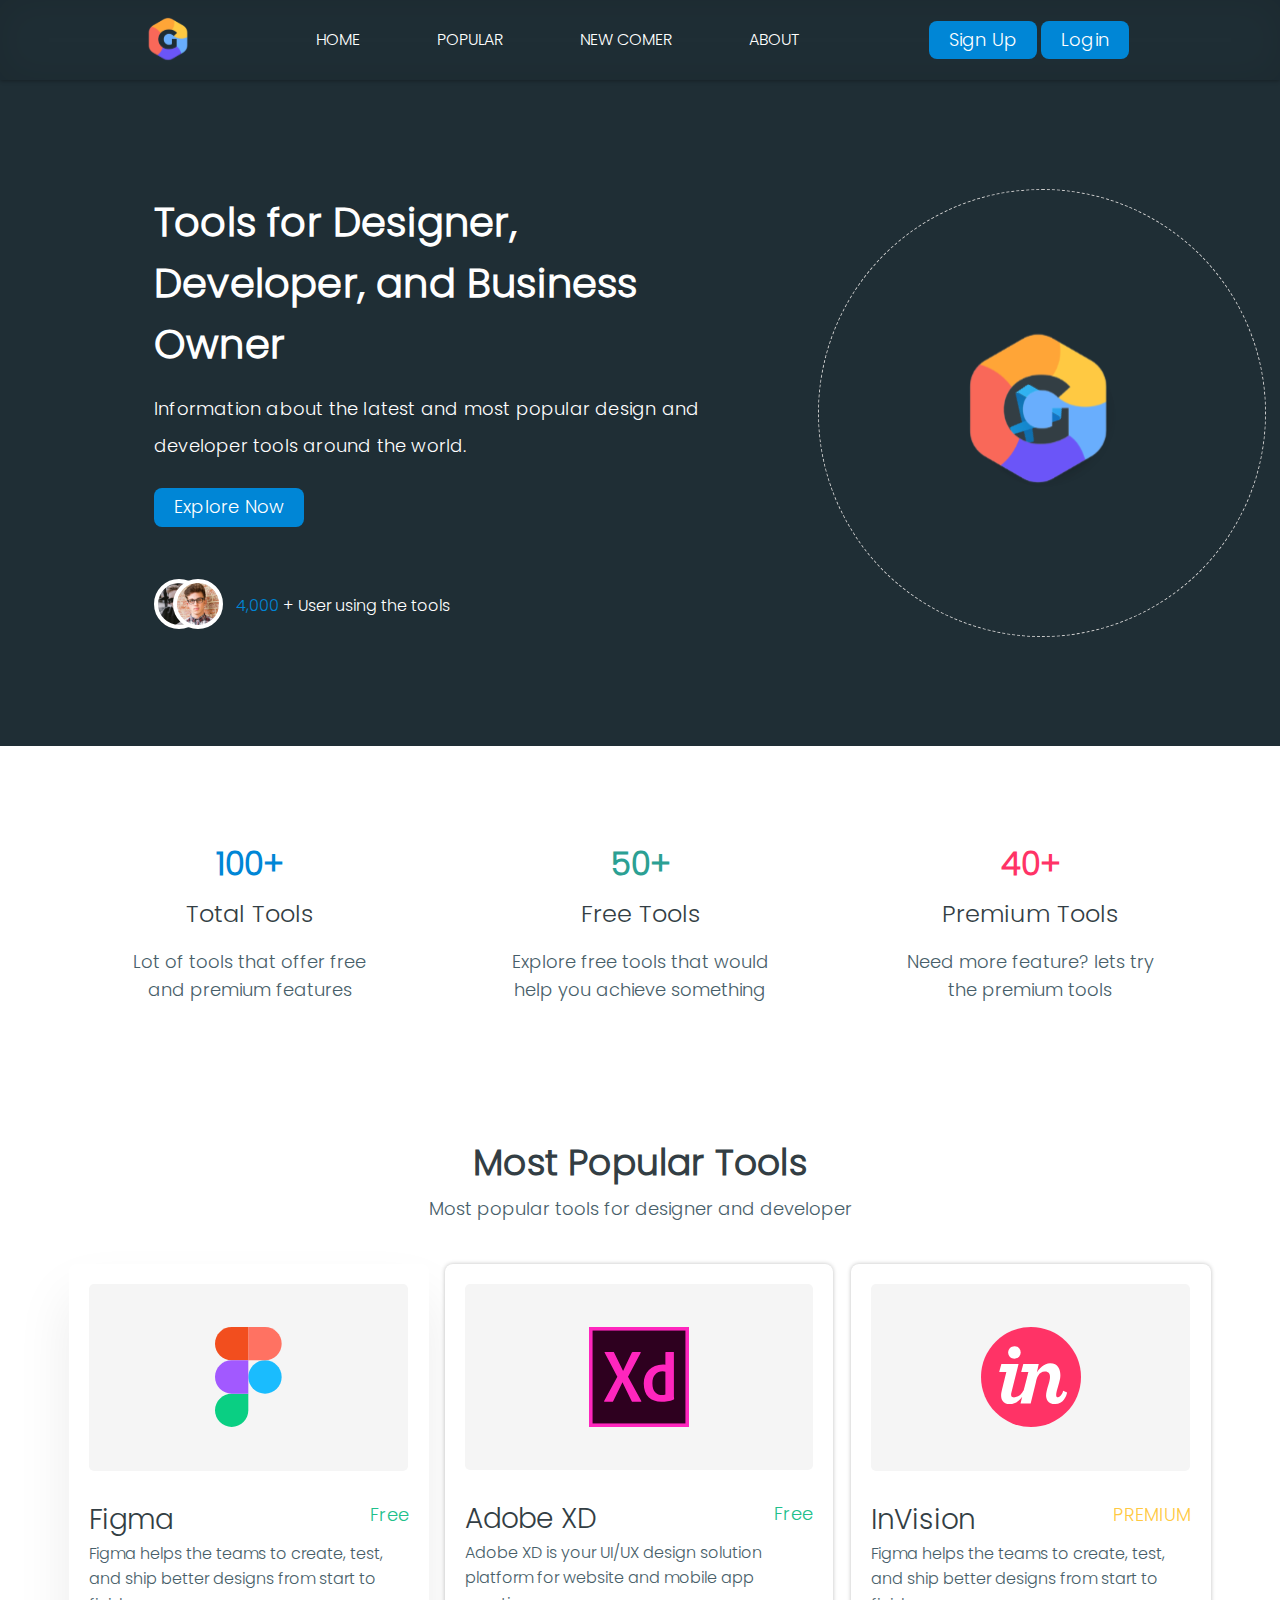
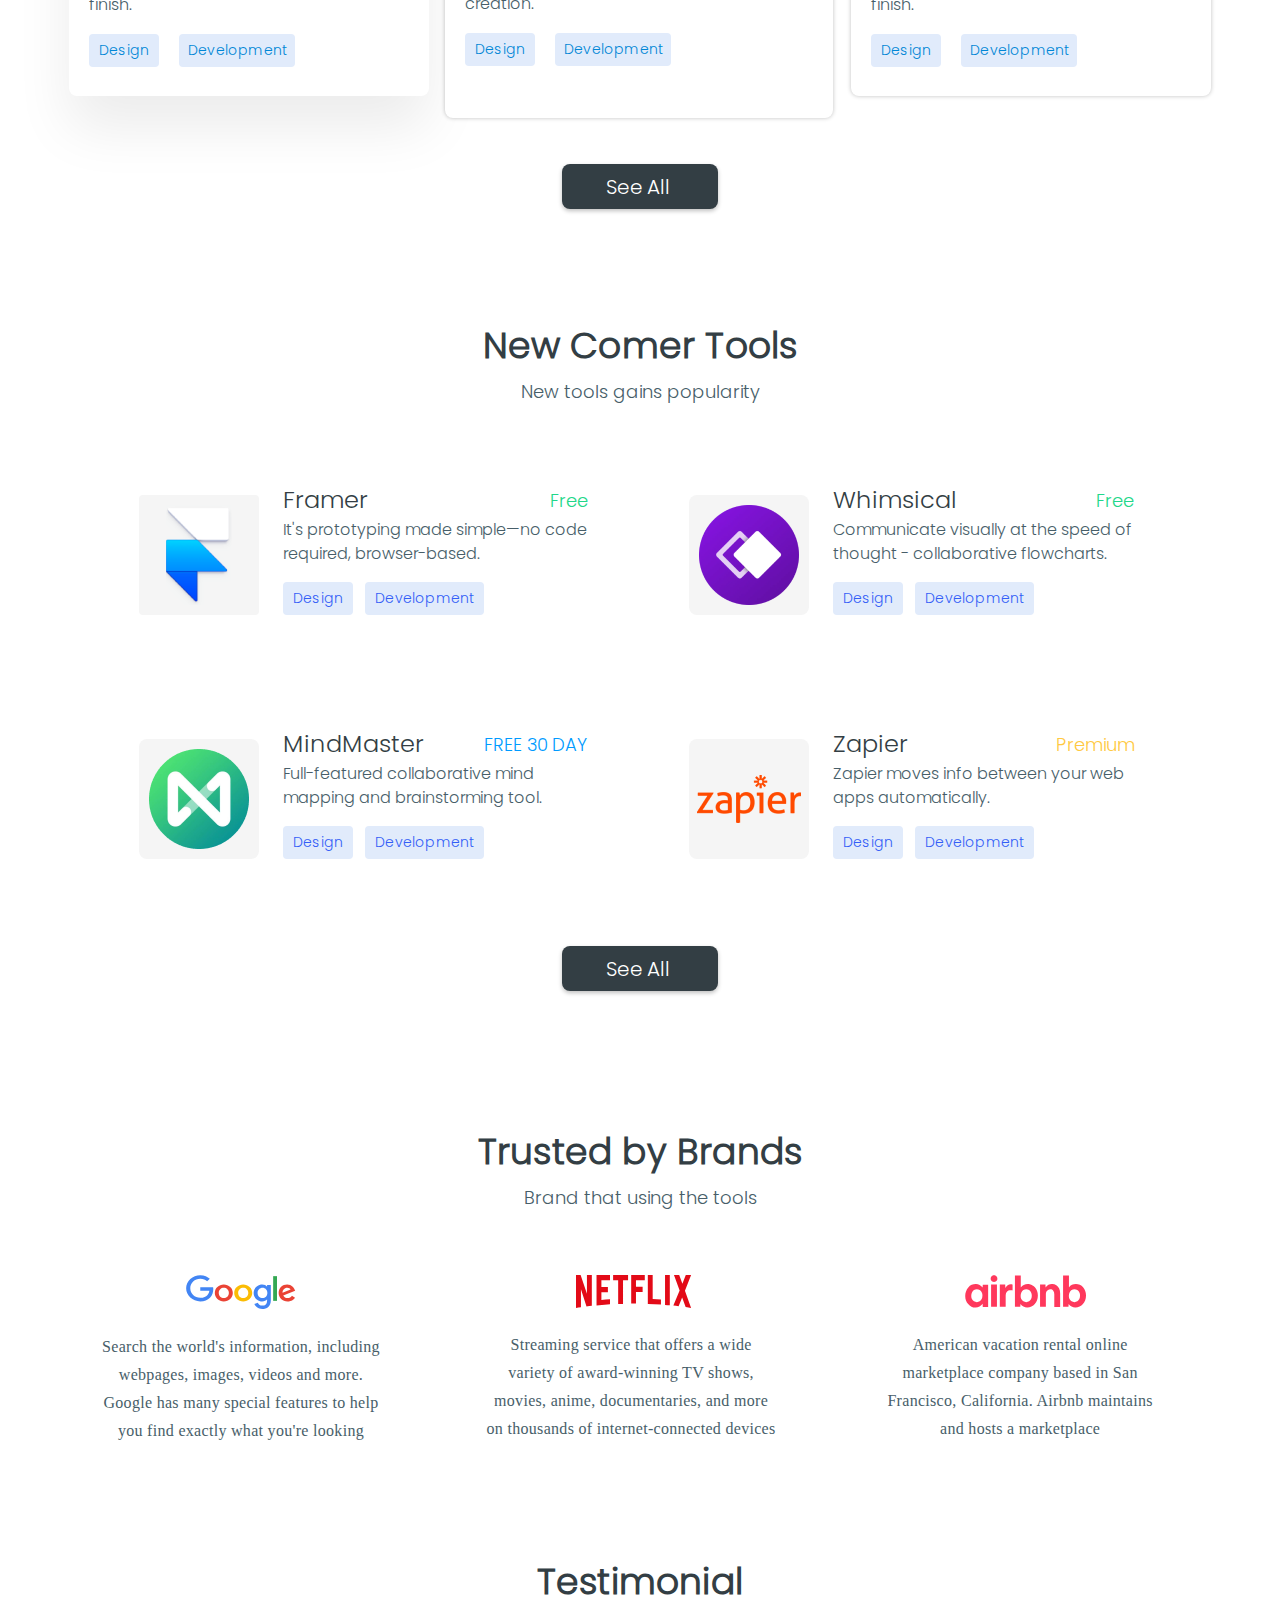
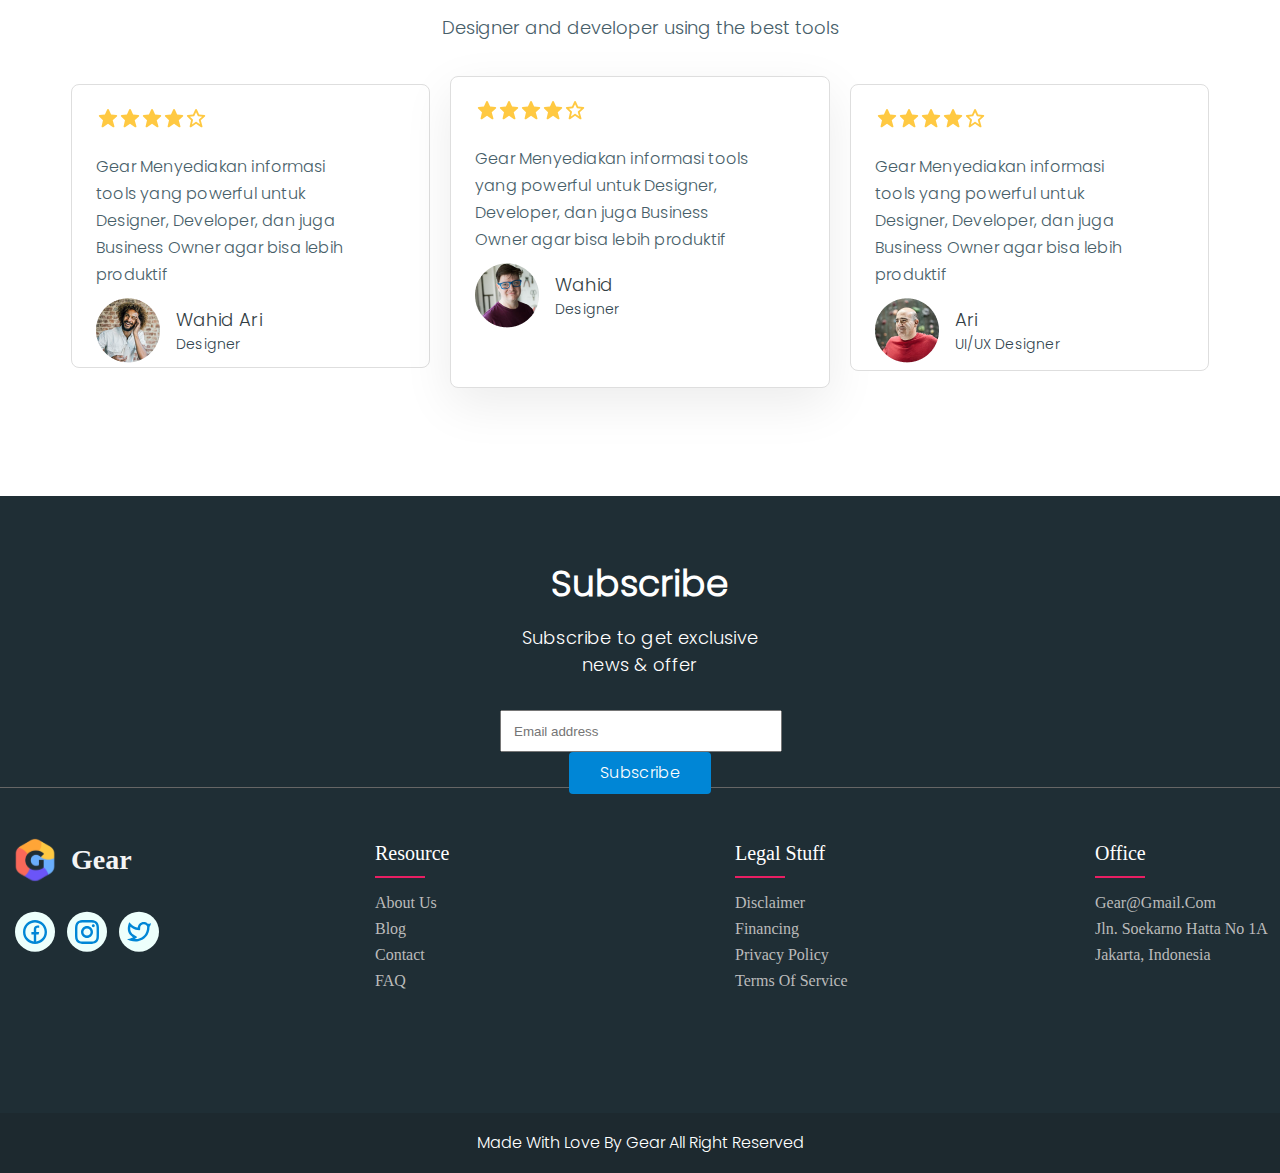
<file: index.html>
<!DOCTYPE html>
<html lang="en">
  <head>
    <meta charset="UTF-8" />
    <meta name="viewport" content="width=device-width, initial-scale=1.0" />
    <title>Mid-Term-Exam | Homepage</title>
    <link rel="stylesheet" href="./styles/reset.css" />
    <link rel="stylesheet" href="./styles/header.css" />
    <link rel="stylesheet" href="./styles/footer.css" />
    <link rel="stylesheet" href="./styles/homepage.css" />
    <link rel="stylesheet" href="./styles/animation.css" />
  </head>
  <body>
    <header class="header">
      <div class="header-section">
        <a href="#">
          <img src="./assets/headerlogo.svg" alt="headerlogo" />
        </a>
      </div>
      <div class="header-section navigation-section">
        <nav>
          <ul class="menu">
            <li>
              <a href="#">HOME</a>
            </li>
            <li>
              <a href="./pages/popular.html">POPULAR</a>
            </li>
            <li>
              <a href="./pages/comer.html">NEW COMER</a>
            </li>
            <li>
              <a href="./pages/about.html">ABOUT</a>
            </li>
          </ul>
        </nav>
      </div>
      <div class="header-section auth-section">
        <div class="auth">
          <button id="btn-signup">Sign up</button>
          <button class="btn btn-login">Login</button>
        </div>
      </div>
      <script src="./script/header.js"></script>
    </header>
    <main>
      <div class="mainheader">
        <div>
          <div>
            <h1>Tools for Designer, Developer, and Business Owner</h1>
            <p>
              Information about the latest and most popular design and developer
              tools around the world.
            </p>
          </div>
          <button class="mainheaderbutton">Explore now</button>
          <div class="mainheadersection2">
            <div class="mainheaderimgs">
              <img class="img1" src="./assets/Oval1.svg" alt="ovalimg1" />
              <img class="img2" src="./assets/Oval2.svg" alt="ovalimg2" />
            </div>
            <div class="mainheaderspan">
              <span class="mainheaderseconspan"
                ><span class="mainheaderfirstspan">4,000 </span>+ User using the
                tools
              </span>
            </div>
          </div>
        </div>
        <div class="main">
          <div class="circle1">
            <img src="./assets/circle1.svg" alt="circle1" />
          </div>
          <div class="circle2">
            <img src="./assets/circle2.svg" alt="circle2" />
          </div>
          <div class="circle3">
            <img src="./assets/circle3.svg" alt="circle3" />
          </div>
          <div class="circle4">
            <img src="./assets/circle4.svg" alt="circle4" />
          </div>
          <div class="circle5">
            <img src="/assets/circle5.svg" alt="circle5" />
          </div>
          <div class="circle6">
            <img src="./assets/circle5.svg" alt="circle6" />
          </div>
          <div class="circle7">
            <img src="./assets/circlecenter.svg" alt="circlegi" />
          </div>
        </div>
      </div>
      <div class="group">
        <div class="groupbox">
          <h2 id="grouph1">100+</h2>
          <h3>Total Tools</h3>
          <div>
            <p>Lot of tools that offer free and premium features</p>
          </div>
        </div>
        <div class="groupbox">
          <h2 id="grouph2">50+</h2>
          <h3>Free Tools</h3>
          <div>
            <p>Explore free tools that would help you achieve something</p>
          </div>
        </div>
        <div class="groupbox">
          <h2 id="grouph3">40+</h2>
          <h3>Premium Tools</h3>
          <p>Need more feature? lets try the premium tools</p>
        </div>
      </div>
      <div class="popular">
        <div class="popularheader">
          <h1>Most Popular Tools</h1>
          <p>Most popular tools for designer and developer</p>
        </div>
        <div class="popularbox">
          <div class="popularbox1">
            <div class="popularbox1logo">
              <img src="./assets/Most-Popular-Tools/figma.svg" alt="logo" />
            </div>
            <div class="popularbox1h2">
              <h2>Figma</h2>
              <span class="popularbox1span1">Free</span>
            </div>
            <p>
              Figma helps the teams to create, test, and ship better designs
              from start to finish.
            </p>
            <span class="popularspan2">Design</span>
            <span class="popularspan3">Development</span>
          </div>
          <div class="popularbox2">
            <div class="popularbox2logo">
              <img src="./assets/Most-Popular-Tools/XD.svg" alt="logo" />
            </div>
            <div class="popularbox1h2">
              <h2>Adobe XD</h2>
              <span class="popularbox1span1">Free</span>
            </div>
            <p>
              Adobe XD is your UI/UX design solution platform for website and
              mobile app creation.
            </p>
            <span class="popularspan2">Design</span>
            <span class="popularspan3">Development</span>
          </div>
          <div class="popularbox3">
            <div class="popularbox3logo">
              <img src="./assets/Most-Popular-Tools/in.svg" alt="logo" />
            </div>
            <div class="popularbox1h2">
              <h2>InVision</h2>
              <span class="popularbox1span2">PREMIUM</span>
            </div>
            <p>
              Figma helps the teams to create, test, and ship better designs
              from start to finish.
            </p>
            <div class="popularspan12">
              <span class="popularspan2">Design</span>
              <span class="popularspan3">Development</span>
            </div>
          </div>
        </div>
        <div id="popularbutton1">
          <button class="popularbutton">See All</button>
        </div>
      </div>
      <div class="mid1"></div>
      <div class="comer">
        <div class="comerheader">
          <h1>New Comer Tools</h1>
          <p>New tools gains popularity</p>
        </div>
        <div class="comerbox">
          <div class="comerbox1">
            <div class="comerboximg1">
              <img src="./assets/New_Comer_Tools/Framer.png" alt="logo" />
            </div>
            <div class="comerboxcontent">
              <div class="comerboxh2span">
                <div>
                  <h2 class="comerh2">Framer</h2>
                </div>
                <div class="comerh2span1">
                  <span>Free</span>
                </div>
              </div>
              <div class="comerboxp">
                <p>
                  It's prototyping made simple—no code required, browser-based.
                </p>
              </div>
              <div class="comerboxspan">
                <span class="comerboxspan1">Design</span>
                <span class="comerboxspan2">Development</span>
              </div>
            </div>
          </div>
          <div class="comerbox2">
            <div class="comerboximg2">
              <img src="./assets/New_Comer_Tools/Whimsical.png" alt="logo" />
            </div>
            <div class="comerboxcontent">
              <div class="comerboxh2span">
                <div>
                  <h2 class="comerh2">Whimsical</h2>
                </div>
                <div class="comerh2span2">
                  <span>Free</span>
                </div>
              </div>
              <div class="comerboxp">
                <p>
                  Communicate visually at the speed of thought - collaborative
                  flowcharts.
                </p>
              </div>
              <div class="comerboxspan">
                <span class="comerboxspan1">Design</span>
                <span class="comerboxspan2">Development</span>
              </div>
            </div>
          </div>
          <div class="comerbox3">
            <div class="comerboximg3">
              <img src="./assets/New_Comer_Tools/MindMaster.png" alt="logo" />
            </div>
            <div class="comerboxcontent">
              <div class="comerboxh2span">
                <div>
                  <h2 class="comerh2">MindMaster</h2>
                </div>
                <div class="comerh2span3">
                  <span>FREE 30 DAY</span>
                </div>
              </div>
              <div class="comerboxp">
                <p>
                  Full-featured collaborative mind mapping and brainstorming
                  tool.
                </p>
              </div>
              <div class="comerboxspan">
                <span class="comerboxspan1">Design</span>
                <span class="comerboxspan2">Development</span>
              </div>
            </div>
          </div>
          <div class="comerbox4">
            <div class="comerboximg4">
              <img src="./assets/New_Comer_Tools/Zapier.png" alt="logo" />
            </div>
            <div class="comerboxcontent">
              <div class="comerboxh2span">
                <div>
                  <h2 class="comerh2">Zapier</h2>
                </div>
                <div class="comerh2span4">
                  <span>Premium</span>
                </div>
              </div>
              <div class="comerboxp">
                <p>Zapier moves info between your web apps automatically.</p>
              </div>
              <div>
                <span class="comerboxspan1">Design</span>
                <span class="comerboxspan2">Development</span>
              </div>
            </div>
          </div>
        </div>
        <div id="comerbutton1">
          <button class="comerbutton">See All</button>
        </div>
      </div>
      <div class="brand">
        <div class="brandheader">
          <h2>Trusted by Brands</h2>
          <p>Brand that using the tools</p>
        </div>
        <div class="brandbox">
          <div class="brandbox1">
            <div class="brandbox1logo">
              <img src="./assets/Trusted_by_Brands/Google.svg" alt="" />
            </div>
            <p>
              Search the world's information, including webpages, images, videos
              and more. Google has many special features to help you find
              exactly what you're looking
            </p>
          </div>
          <div class="brandbox2">
            <div class="brandbox2logo">
              <img src="./assets/Trusted_by_Brands/Netflix.svg" alt="" />
            </div>
            <p>
              Streaming service that offers a wide variety of award-winning TV
              shows, movies, anime, documentaries, and more on thousands of
              internet-connected devices
            </p>
          </div>
          <div class="brandbox3">
            <div class="brandbox3logo">
              <img src="./assets/Trusted_by_Brands/Airbnb.svg" alt="" />
            </div>
            <p>
              American vacation rental online marketplace company based in San
              Francisco, California. Airbnb maintains and hosts a marketplace
            </p>
          </div>
        </div>
      </div>
      <div class="testimonial">
        <div class="testimonialheader">
          <h2>Testimonial</h2>
          <p>Designer and developer using the best tools</p>
        </div>
        <div class="testimonialbox">
          <div class="testimonialbox1">
            <div class="testimonialboxstars">
              <img src="./assets/Testimonial/stars.svg" alt="starsimg" />
            </div>
            <p>
              Gear Menyediakan informasi tools yang powerful untuk Designer,
              Developer, dan juga Business Owner agar bisa lebih produktif
            </p>
            <div class="testimonialboxbio">
              <img src="./assets/Testimonial/image1.png" alt="picture" />
              <div class="testamonialboxbioh3p">
                <h3>Wahid Ari</h3>
                <span>Designer</span>
              </div>
            </div>
          </div>
          <div class="testimonialbox2">
            <div class="testimonialboxstars">
              <img src="./assets/Testimonial/stars.svg" alt="starsimg" />
            </div>
            <p>
              Gear Menyediakan informasi tools yang powerful untuk Designer,
              Developer, dan juga Business Owner agar bisa lebih produktif
            </p>
            <div class="testimonialboxbio">
              <img src="./assets/Testimonial/image2.png" alt="picture" />
              <div class="testamonialboxbioh3p">
                <h3>Wahid</h3>
                <span>Designer</span>
              </div>
            </div>
          </div>
          <div class="testimonialbox3">
            <div class="testimonialboxstars">
              <img src="./assets/Testimonial/stars.svg" alt="starsimg" />
            </div>
            <p>
              Gear Menyediakan informasi tools yang powerful untuk Designer,
              Developer, dan juga Business Owner agar bisa lebih produktif
            </p>
            <div class="testimonialboxbio">
              <img src="./assets/Testimonial/image3.png" alt="picture" />
              <div class="testamonialboxbioh3p">
                <h3>Ari</h3>
                <span>UI/UX Designer</span>
              </div>
            </div>
          </div>
        </div>
      </div>
      <script src="./script/header.js"></script>
      <script src="./script/header.js"></script>
    </main>
    <footer>
      <div class="footer1">
        <h1 id="footer1h1">Subscribe</h1>
        <p id="footer1p">Subscribe to get exclusive news & offer</p>
        <input id="emailAddress" placeholder="Email address" type="email" />
        <button class="footer1button">Subscribe</button>
      </div>
      <div class="footer2">
        <div class="container">
          <div class="row">
            <div class="footsection1">
              <div class="footerimgh1">
                <a href="#"><img src="./assets/headerlogo.svg" alt="logo" /></a>
                <h1>Gear</h1>
              </div>
              <div class="footersocial">
                <a href="#">
                  <img src="./assets/Footer/facebook.svg" alt="logo" />
                  <img
                    id="social2"
                    src="./assets/Footer/instagram.svg"
                    alt="logo"
                  />
                  <img src="./assets/Footer/tweet.svg" alt="logo" />
                </a>
              </div>
            </div>
            <div class="footsection1">
              <h4>Resource</h4>
              <nav>
                <ul>
                  <li>
                    <a href="./pages/about.html">About Us</a>
                  </li>
                  <li>
                    <a href="#">Blog</a>
                  </li>
                  <li>
                    <a href="#">Contact</a>
                  </li>
                  <li>
                    <a href="#">FAQ</a>
                  </li>
                </ul>
              </nav>
            </div>
            <div class="footsection1">
              <h4>Legal Stuff</h4>
              <nav>
                <ul>
                  <li>
                    <a href="#">Disclaimer</a>
                  </li>
                  <li>
                    <a href="#">Financing</a>
                  </li>
                  <li>
                    <a href="#">Privacy Policy</a>
                  </li>
                  <li>
                    <a href="#">Terms of Service</a>
                  </li>
                </ul>
              </nav>
            </div>
            <div class="footsection1">
              <section>
                <h4>Office</h4>
                <div>
                  <a href="gear@gmail.com">gear@gmail.com</a>
                </div>
                <div>
                  <a href="#"> Jln. Soekarno Hatta No 1A</a>
                </div>
                <div>
                  <a href="#">Jakarta, Indonesia</a>
                </div>
              </section>
            </div>
          </div>
        </div>
      </div>
      <div class="footer3">
        <h1 id="footer3h1">Made With Love By Gear All Right Reserved</h1>
      </div>
    </footer>
  </body>
</html>
</file>
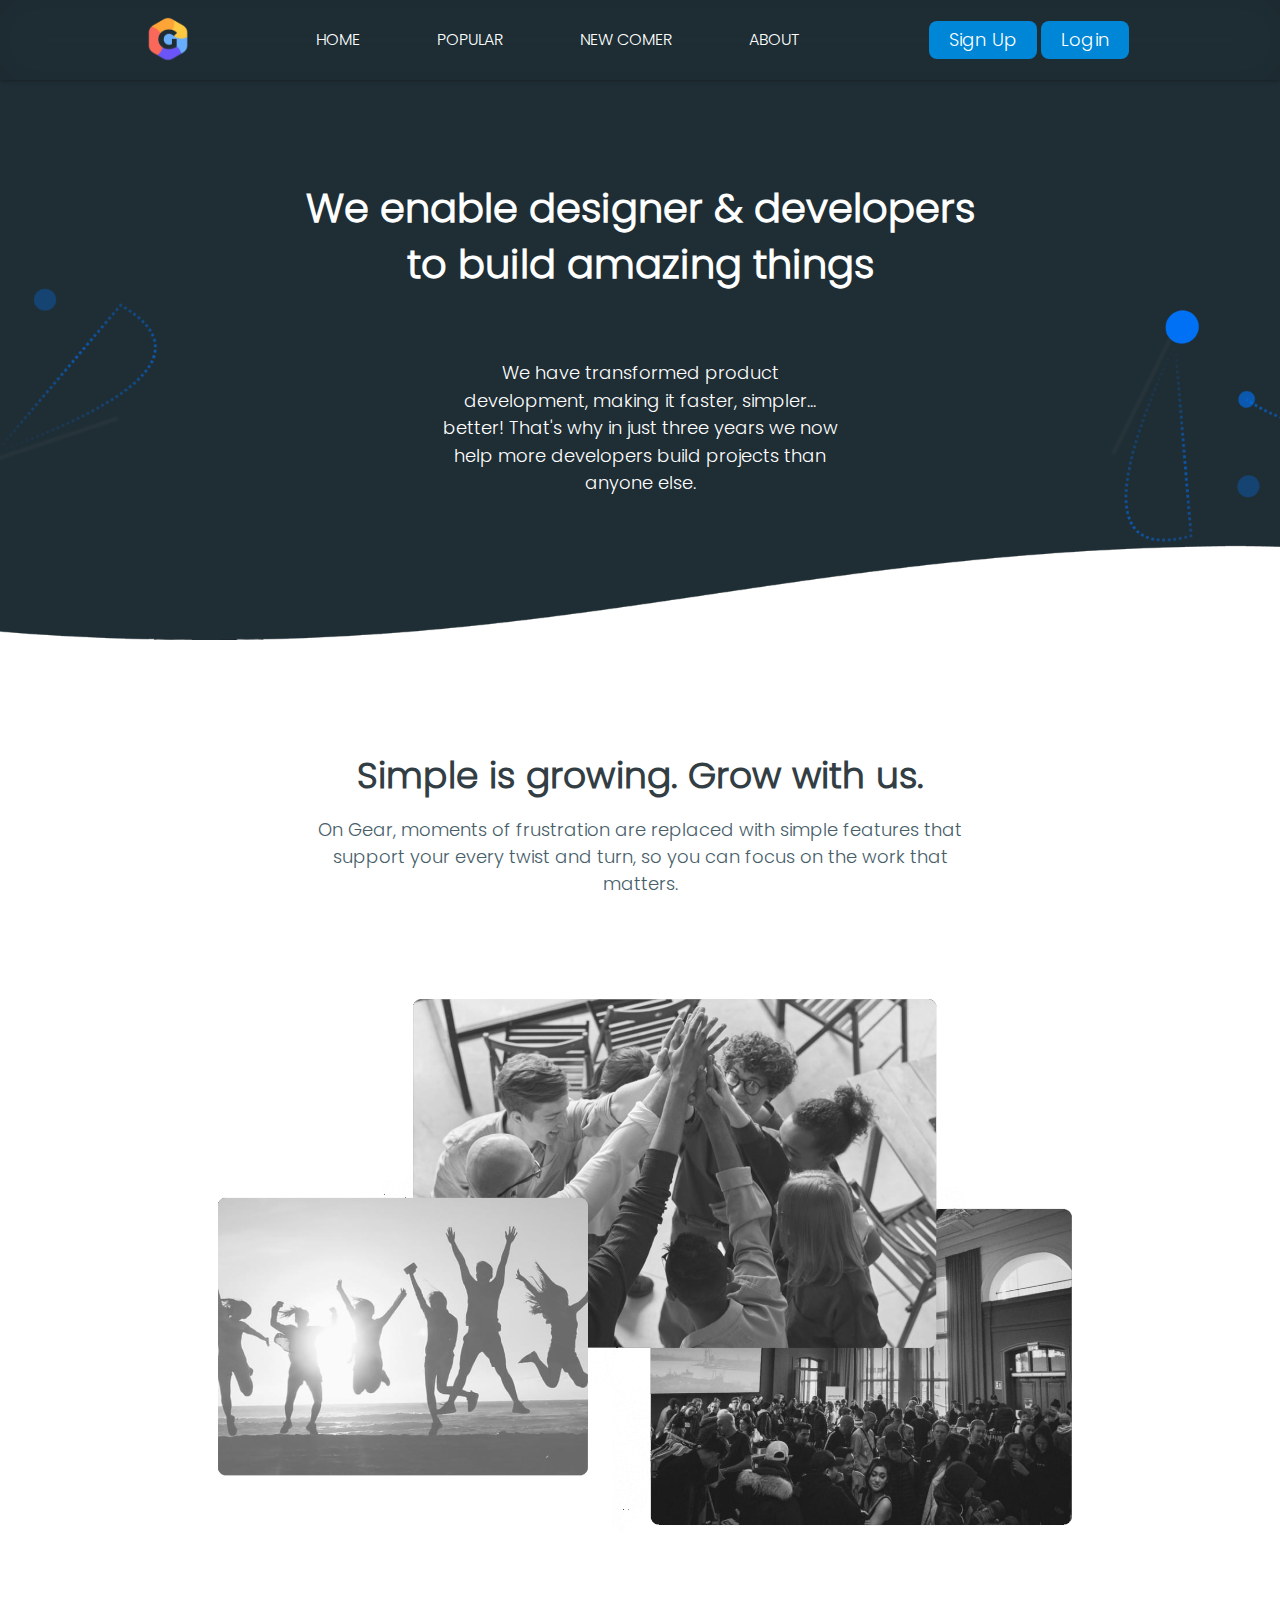
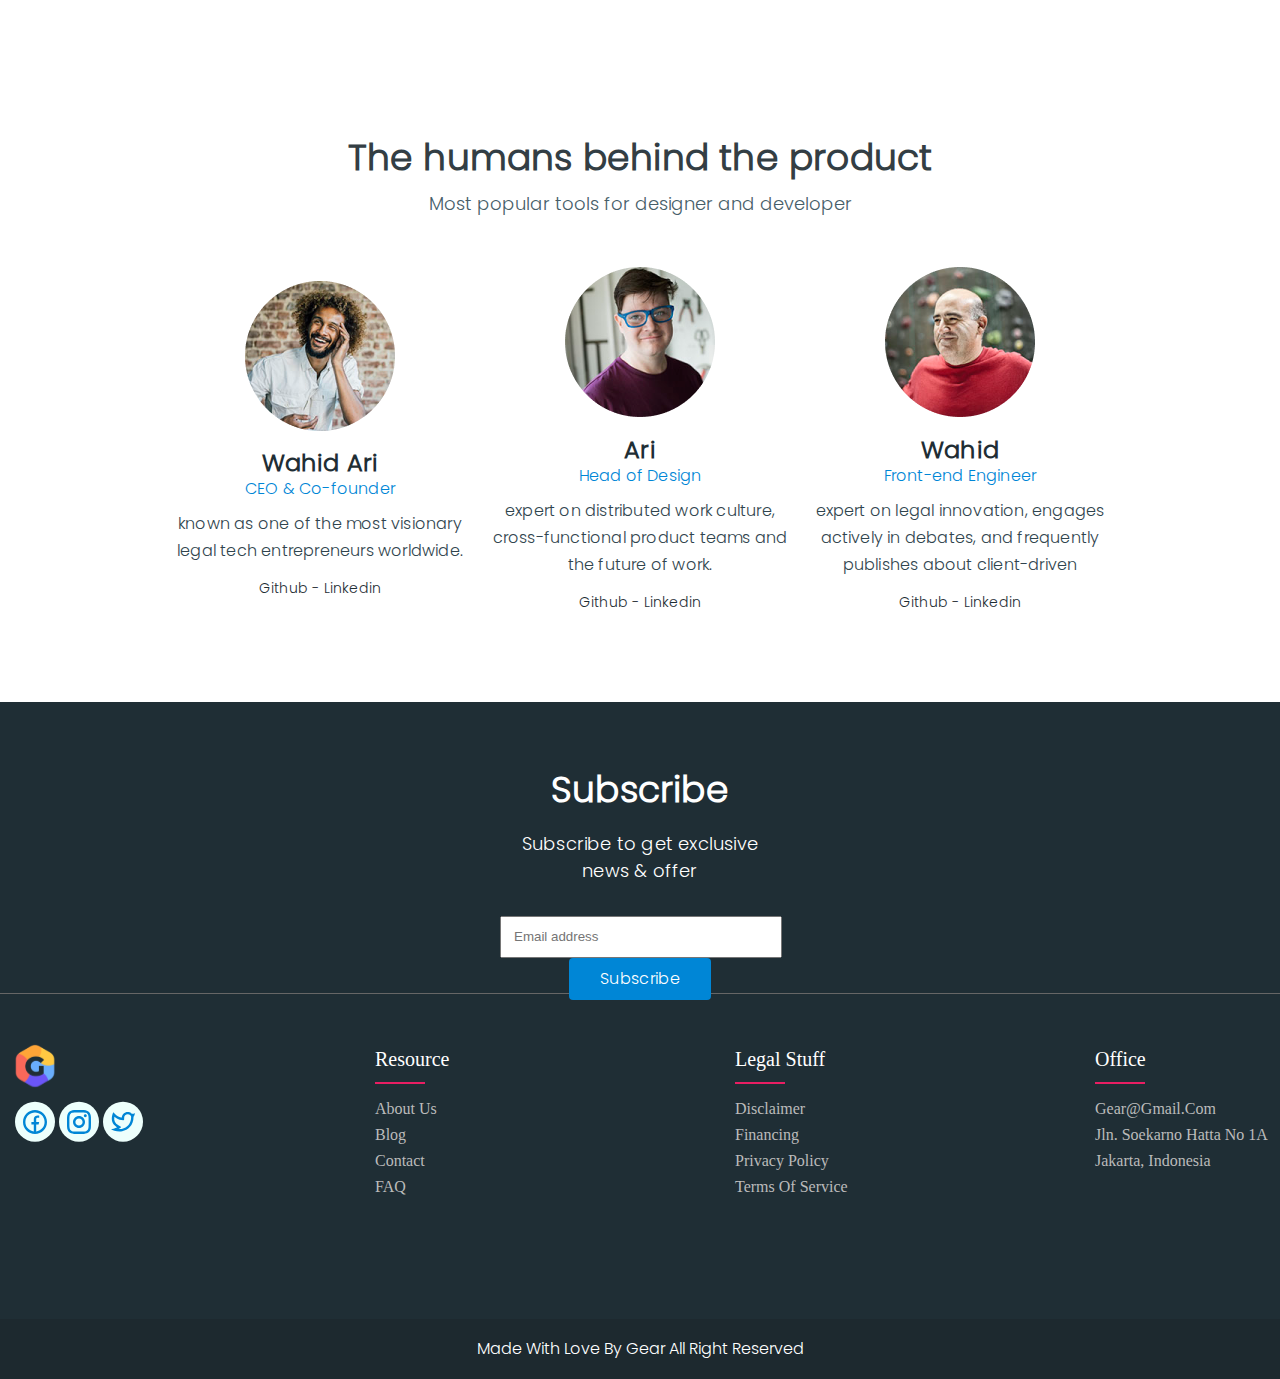
<file: pages/about.html>
<!DOCTYPE html>
<html lang="en">
  <head>
    <meta charset="UTF-8" />
    <meta name="viewport" content="width=device-width, initial-scale=1.0" />
    <title>Document</title>
    <link rel="stylesheet" href="../styles/reset.css" />
    <link rel="stylesheet" href="../styles/header.css" />
    <link rel="stylesheet" href="../styles/about.css" />
    <link rel="stylesheet" href="../styles/footer.css" />
  </head>
  <body>
    <header class="header">
      <div class="header-section">
        <a href="../index.html">
          <img src="../assets/headerlogo.svg" alt="headerlogo" />
        </a>
      </div>
      <div class="header-section navigation-section">
        <nav>
          <ul class="menu">
            <li>
              <a href="../index.html">HOME</a>
            </li>
            <li>
              <a href="../pages/popular.html">POPULAR</a>
            </li>
            <li>
              <a href="../pages/comer.html">NEW COMER</a>
            </li>
            <li>
              <a href="#">ABOUT</a>
            </li>
          </ul>
        </nav>
      </div>
      <div class="header-section auth-section">
        <div class="auth">
          <button id="btn-signup">Sign up</button>
          <button class="btn btn-login">Login</button>
        </div>
      </div>
      <script src="../script/header.js"></script>
    </header>
    <main>
      <div class="mainheader">
        <h2>We enable designer & developers to build amazing things</h2>
        <p class="mainheaderp">
          We have transformed product development, making it faster, simpler...
          better! That's why in just three years we now help more developers
          build projects than anyone else.
        </p>
      </div>
      <div class="maincontent">
        <div class="maincontent1">
          <h2 class="maincontent1h2">Simple is growing. Grow with us.</h2>
          <p class="maincontent1p">
            On Gear, moments of frustration are replaced with simple features
            that support your every twist and turn, so you can focus on the work
            that matters.
          </p>
          <img src="../assets/About/about1.png" alt="img" />
        </div>
        <div class="maincontent2">
          <div class="maincontent2header">
            <h2>The humans behind the product</h2>
            <p>Most popular tools for designer and developer</p>
          </div>
          <div class="maincontent2box">
            <div class="box">
              <img src="../assets/About/image1.png" alt="image1" />
              <h3>Wahid Ari</h3>
              <span class="boxspan1">CEO & Co-founder</span>
              <p>
                known as one of the most visionary legal tech entrepreneurs
                worldwide.
              </p>
              <span class="boxspan2">Github - Linkedin</span>
            </div>
            <div class="box">
              <img src="../assets/About/image2.png" alt="image2" />
              <h3>Ari</h3>
              <span class="boxspan1">Head of Design</span>
              <p>
                expert on distributed work culture, cross-functional product
                teams and the future of work.
              </p>
              <span class="boxspan2">Github - Linkedin</span>
            </div>
            <div class="box">
              <img src="../assets/About/image3.png" alt="image3" />
              <h3>Wahid</h3>
              <span class="boxspan1">Front-end Engineer</span>
              <p>
                expert on legal innovation, engages actively in debates, and
                frequently publishes about client-driven
              </p>
              <span class="boxspan2">Github - Linkedin</span>
            </div>
          </div>
        </div>
      </div>
    </main>
    <footer>
      <div class="footer1">
        <h1 id="footer1h1">Subscribe</h1>
        <p id="footer1p">Subscribe to get exclusive news & offer</p>
        <input id="emailAddress" placeholder="Email address" type="email" />
        <button class="footer1button">Subscribe</button>
      </div>
      <div class="footer2">
        <div class="container">
          <div class="row">
            <div class="footsection1">
              <a href="../index.html"
                ><img src="../assets/headerlogo.svg" alt="logo"
              /></a>
              <a href="#">
                <img src="../assets/Footer/facebook.svg" alt="logo" />
                <img src="../assets/Footer/instagram.svg" alt="logo" />
                <img src="../assets/Footer/tweet.svg" alt="logo" />
              </a>
            </div>
            <div class="footsection1">
              <h4>Resource</h4>
              <nav>
                <ul>
                  <li>
                    <a href="#">About Us</a>
                  </li>
                  <li>
                    <a href="#">Blog</a>
                  </li>
                  <li>
                    <a href="#">Contact</a>
                  </li>
                  <li>
                    <a href="#">FAQ</a>
                  </li>
                </ul>
              </nav>
            </div>
            <div class="footsection1">
              <h4>Legal Stuff</h4>
              <nav>
                <ul>
                  <li>
                    <a href="#">Disclaimer</a>
                  </li>
                  <li>
                    <a href="#">Financing</a>
                  </li>
                  <li>
                    <a href="#">Privacy Policy</a>
                  </li>
                  <li>
                    <a href="#">Terms of Service</a>
                  </li>
                </ul>
              </nav>
            </div>
            <div class="footsection1">
              <section>
                <h4>Office</h4>
                <div>
                  <a href="gear@gmail.com">gear@gmail.com</a>
                </div>
                <div>
                  <a href="#"> Jln. Soekarno Hatta No 1A</a>
                </div>
                <div>
                  <a href="#">Jakarta, Indonesia</a>
                </div>
              </section>
            </div>
          </div>
        </div>
      </div>
      <div class="footer3">
        <h1 id="footer3h1">Made With Love By Gear All Right Reserved</h1>
      </div>
    </footer>
  </body>
</html>
</file>
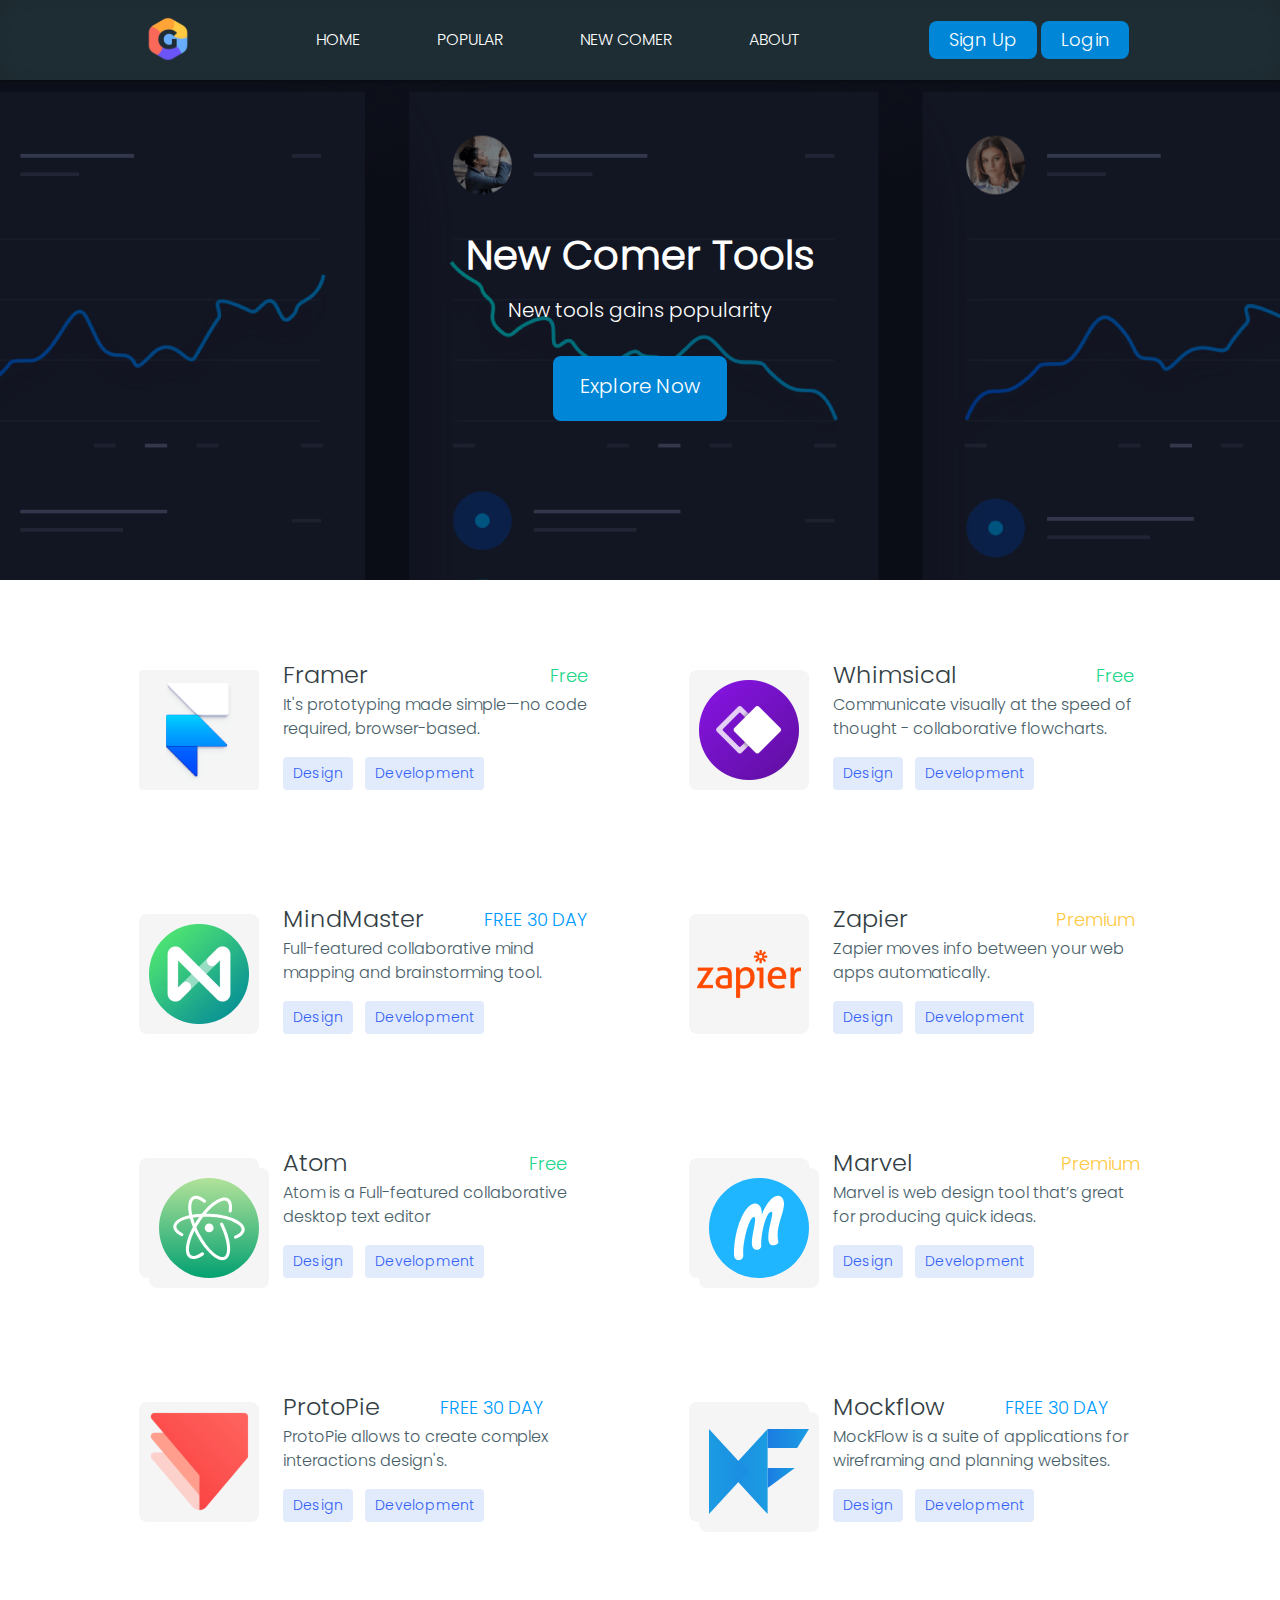
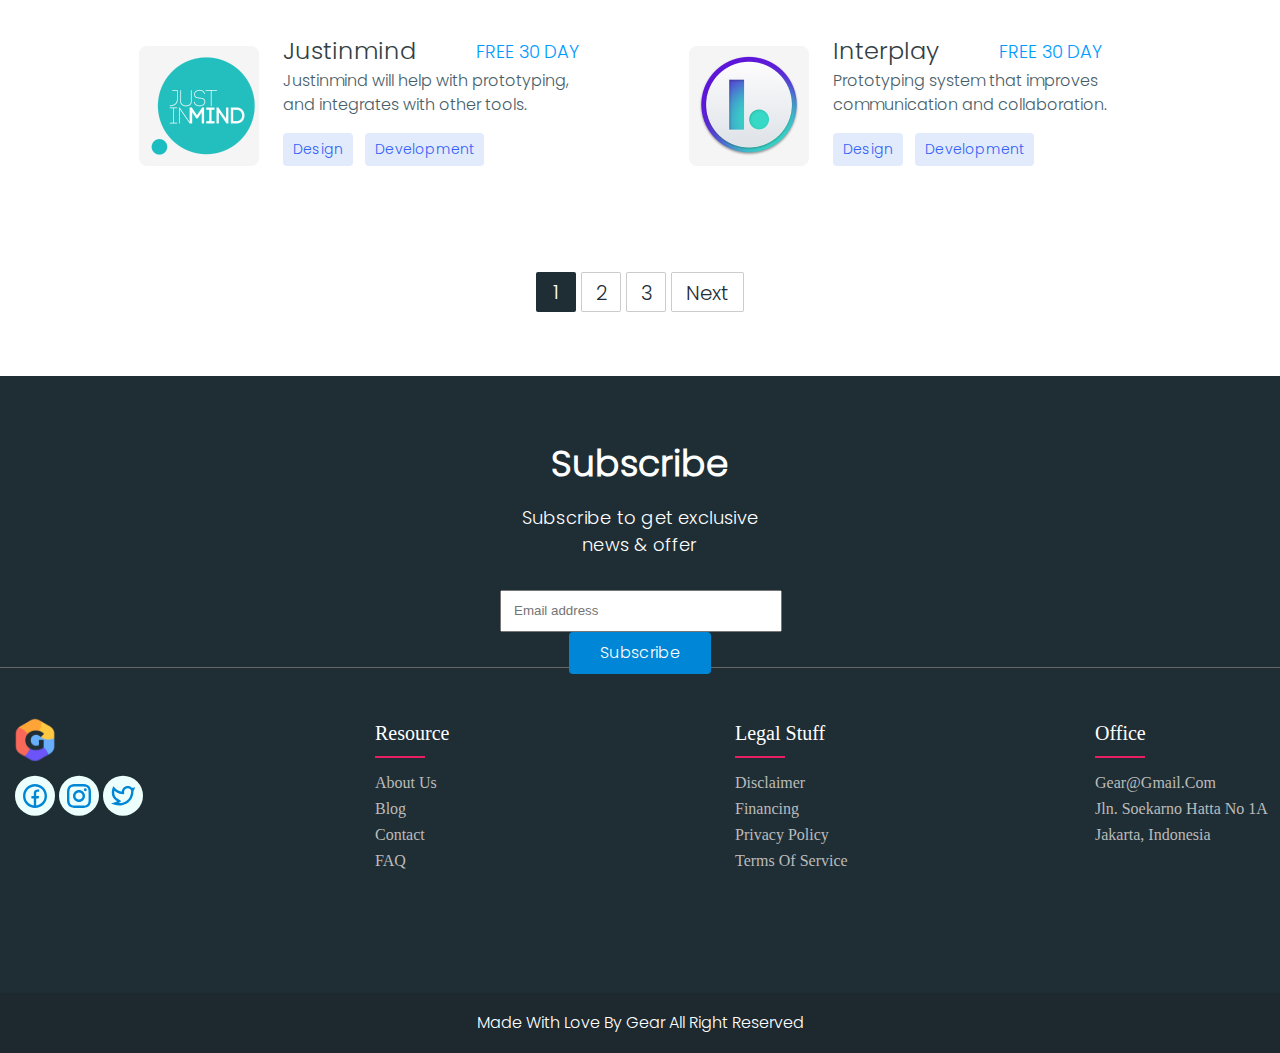
<file: pages/comer.html>
<!DOCTYPE html>
<html lang="en">
  <head>
    <meta charset="UTF-8" />
    <meta name="viewport" content="width=device-width, initial-scale=1.0" />
    <title>Document</title>
    <link rel="stylesheet" href="../styles/reset.css" />
    <link rel="stylesheet" href="../styles/header.css" />
    <link rel="stylesheet" href="../styles/comer.css" />
    <link rel="stylesheet" href="../styles/footer.css" />
  </head>
  <body>
    <header class="header">
      <div class="header-section">
        <a href="../index.html">
          <img src="../assets/headerlogo.svg" alt="headerlogo" />
        </a>
      </div>
      <div class="header-section navigation-section">
        <nav>
          <ul class="menu">
            <li>
              <a href="../index.html">HOME</a>
            </li>
            <li>
              <a href="../pages/popular.html">POPULAR</a>
            </li>
            <li>
              <a href="#">NEW COMER</a>
            </li>
            <li>
              <a href="../pages/about.html">ABOUT</a>
            </li>
          </ul>
        </nav>
      </div>
      <div class="header-section auth-section">
        <div class="auth">
          <button id="btn-signup">Sign up</button>
          <button class="btn btn-login">Login</button>
        </div>
      </div>
      <script src="../script/header.js"></script>
    </header>
    <main>
      <div class="mainheader">
        <h1>New Comer Tools</h1>
        <p>New tools gains popularity</p>
        <button>Explore now</button>
      </div>
      <div class="comer">
        <div class="comerbox">
          <div class="comerbox1">
            <div class="comerboximg1">
              <img src="../assets/New_Comer_Tools/Framer.png" alt="logo" />
            </div>
            <div class="comerboxcontent">
              <div class="comerboxh2span">
                <div>
                  <h2 class="comerh2">Framer</h2>
                </div>
                <div class="comerh2span1">
                  <span>Free</span>
                </div>
              </div>
              <div class="comerboxp">
                <p>
                  It's prototyping made simple—no code required, browser-based.
                </p>
              </div>
              <div class="comerboxspan">
                <span class="comerboxspan1">Design</span>
                <span class="comerboxspan2">Development</span>
              </div>
            </div>
          </div>
          <div class="comerbox2">
            <div class="comerboximg2">
              <img src="../assets/New_Comer_Tools/Whimsical.png" alt="logo" />
            </div>
            <div class="comerboxcontent">
              <div class="comerboxh2span">
                <div>
                  <h2 class="comerh2">Whimsical</h2>
                </div>
                <div class="comerh2span2">
                  <span>Free</span>
                </div>
              </div>
              <div class="comerboxp">
                <p>
                  Communicate visually at the speed of thought - collaborative
                  flowcharts.
                </p>
              </div>
              <div class="comerboxspan">
                <span class="comerboxspan1">Design</span>
                <span class="comerboxspan2">Development</span>
              </div>
            </div>
          </div>
          <div class="comerbox3">
            <div class="comerboximg3">
              <img src="../assets/New_Comer_Tools/MindMaster.png" alt="logo" />
            </div>
            <div class="comerboxcontent">
              <div class="comerboxh2span">
                <div>
                  <h2 class="comerh2">MindMaster</h2>
                </div>
                <div class="comerh2span3">
                  <span>FREE 30 DAY</span>
                </div>
              </div>
              <div class="comerboxp">
                <p>
                  Full-featured collaborative mind mapping and brainstorming
                  tool.
                </p>
              </div>
              <div class="comerboxspan">
                <span class="comerboxspan1">Design</span>
                <span class="comerboxspan2">Development</span>
              </div>
            </div>
          </div>
          <div class="comerbox4">
            <div class="comerboximg4">
              <img src="../assets/New_Comer_Tools/Zapier.png" alt="logo" />
            </div>
            <div class="comerboxcontent">
              <div class="comerboxh2span">
                <div>
                  <h2 class="comerh2">Zapier</h2>
                </div>
                <div class="comerh2span4">
                  <span>Premium</span>
                </div>
              </div>
              <div class="comerboxp">
                <p>Zapier moves info between your web apps automatically.</p>
              </div>
              <div>
                <span class="comerboxspan1">Design</span>
                <span class="comerboxspan2">Development</span>
              </div>
            </div>
          </div>
          <div class="comerbox5">
            <div class="comerboximg5">
              <img src="../assets/New_Comer_Tools/Atom.svg" alt="logo" />
            </div>
            <div class="comerboxcontent">
              <div class="comerboxh2span">
                <div>
                  <h2 class="comerh2">Atom</h2>
                </div>
                <div class="comerh2span1">
                  <span>Free</span>
                </div>
              </div>
              <div class="comerboxp">
                <p>Atom is a Full-featured collaborative desktop text editor</p>
              </div>
              <div>
                <span class="comerboxspan1">Design</span>
                <span class="comerboxspan2">Development</span>
              </div>
            </div>
          </div>
          <div class="comerbox6">
            <div class="comerboximg6">
              <img src="../assets/New_Comer_Tools/Marvel.svg" alt="logo" />
            </div>
            <div class="comerboxcontent">
              <div class="comerboxh2span">
                <div>
                  <h2 class="comerh2">Marvel</h2>
                </div>
                <div class="comerh2span4">
                  <span>Premium</span>
                </div>
              </div>
              <div class="comerboxp">
                <p>
                  Marvel is web design tool that’s great for producing quick
                  ideas.
                </p>
              </div>
              <div>
                <span class="comerboxspan1">Design</span>
                <span class="comerboxspan2">Development</span>
              </div>
            </div>
          </div>
          <div class="comerbox7">
            <div class="comerboximg7">
              <img src="../assets/New_Comer_Tools/ProtoPie.png" alt="logo" />
            </div>
            <div class="comerboxcontent">
              <div class="comerboxh2span">
                <div>
                  <h2 class="comerh2">ProtoPie</h2>
                </div>
                <div class="comerh2span3">
                  <span>FREE 30 DAY</span>
                </div>
              </div>
              <div class="comerboxp">
                <p>ProtoPie allows to create complex interactions design's.</p>
              </div>
              <div>
                <span class="comerboxspan1">Design</span>
                <span class="comerboxspan2">Development</span>
              </div>
            </div>
          </div>
          <div class="comerbox8">
            <div class="comerboximg8">
              <img src="../assets/New_Comer_Tools/Mockflow.svg" alt="logo" />
            </div>
            <div class="comerboxcontent">
              <div class="comerboxh2span">
                <div>
                  <h2 class="comerh2">Mockflow</h2>
                </div>
                <div class="comerh2span3">
                  <span>FREE 30 DAY</span>
                </div>
              </div>
              <div class="comerboxp">
                <p>
                  MockFlow is a suite of applications for wireframing and
                  planning websites.
                </p>
              </div>
              <div>
                <span class="comerboxspan1">Design</span>
                <span class="comerboxspan2">Development</span>
              </div>
            </div>
          </div>
          <div class="comerbox9">
            <div class="comerboximg9">
              <img src="../assets/New_Comer_Tools/Justinmind.png" alt="logo" />
            </div>
            <div class="comerboxcontent">
              <div class="comerboxh2span">
                <div>
                  <h2 class="comerh2">Justinmind</h2>
                </div>
                <div class="comerh2span3">
                  <span>FREE 30 DAY</span>
                </div>
              </div>
              <div class="comerboxp">
                <p>
                  Justinmind will help with prototyping, and integrates with
                  other tools.
                </p>
              </div>
              <div>
                <span class="comerboxspan1">Design</span>
                <span class="comerboxspan2">Development</span>
              </div>
            </div>
          </div>
          <div class="comerbox10">
            <div class="comerboximg10">
              <img src="../assets/New_Comer_Tools/Interplay.png" alt="logo" />
            </div>
            <div class="comerboxcontent">
              <div class="comerboxh2span">
                <div>
                  <h2 class="comerh2">Interplay</h2>
                </div>
                <div class="comerh2span3">
                  <span>FREE 30 DAY</span>
                </div>
              </div>
              <div class="comerboxp">
                <p>
                  Prototyping system that improves communication and
                  collaboration.
                </p>
              </div>
              <div>
                <span class="comerboxspan1">Design</span>
                <span class="comerboxspan2">Development</span>
              </div>
            </div>
          </div>
        </div>
        <div class="navbox">
          <div class="navbox1">
            <h3>1</h3>
          </div>
          <div class="navbox2">
            <h3>2</h3>
          </div>
          <div class="navbox3">
            <h3>3</h3>
          </div>
          <div class="navbox4">
            <h3>Next</h3>
          </div>
        </div>
      </div>
    </main>
    <footer>
      <div class="footer1">
        <h1 id="footer1h1">Subscribe</h1>
        <p id="footer1p">Subscribe to get exclusive news & offer</p>
        <input id="emailAddress" placeholder="Email address" type="email" />
        <button class="footer1button">Subscribe</button>
      </div>
      <div class="footer2">
        <div class="container">
          <div class="row">
            <div class="footsection1">
              <a href="../index.html"
                ><img src="../assets/headerlogo.svg" alt="logo"
              /></a>
              <a href="#">
                <img src="../assets/Footer/facebook.svg" alt="logo" />
                <img src="../assets/Footer/instagram.svg" alt="logo" />
                <img src="../assets/Footer/tweet.svg" alt="logo" />
              </a>
            </div>
            <div class="footsection1">
              <h4>Resource</h4>
              <nav>
                <ul>
                  <li>
                    <a href="../pages/about.html">About Us</a>
                  </li>
                  <li>
                    <a href="#">Blog</a>
                  </li>
                  <li>
                    <a href="#">Contact</a>
                  </li>
                  <li>
                    <a href="#">FAQ</a>
                  </li>
                </ul>
              </nav>
            </div>
            <div class="footsection1">
              <h4>Legal Stuff</h4>
              <nav>
                <ul>
                  <li>
                    <a href="#">Disclaimer</a>
                  </li>
                  <li>
                    <a href="#">Financing</a>
                  </li>
                  <li>
                    <a href="#">Privacy Policy</a>
                  </li>
                  <li>
                    <a href="#">Terms of Service</a>
                  </li>
                </ul>
              </nav>
            </div>
            <div class="footsection1">
              <section>
                <h4>Office</h4>
                <div>
                  <a href="gear@gmail.com">gear@gmail.com</a>
                </div>
                <div>
                  <a href="#"> Jln. Soekarno Hatta No 1A</a>
                </div>
                <div>
                  <a href="#">Jakarta, Indonesia</a>
                </div>
              </section>
            </div>
          </div>
        </div>
      </div>
      <div class="footer3">
        <h1 id="footer3h1">Made With Love By Gear All Right Reserved</h1>
      </div>
    </footer>
  </body>
</html>
</file>
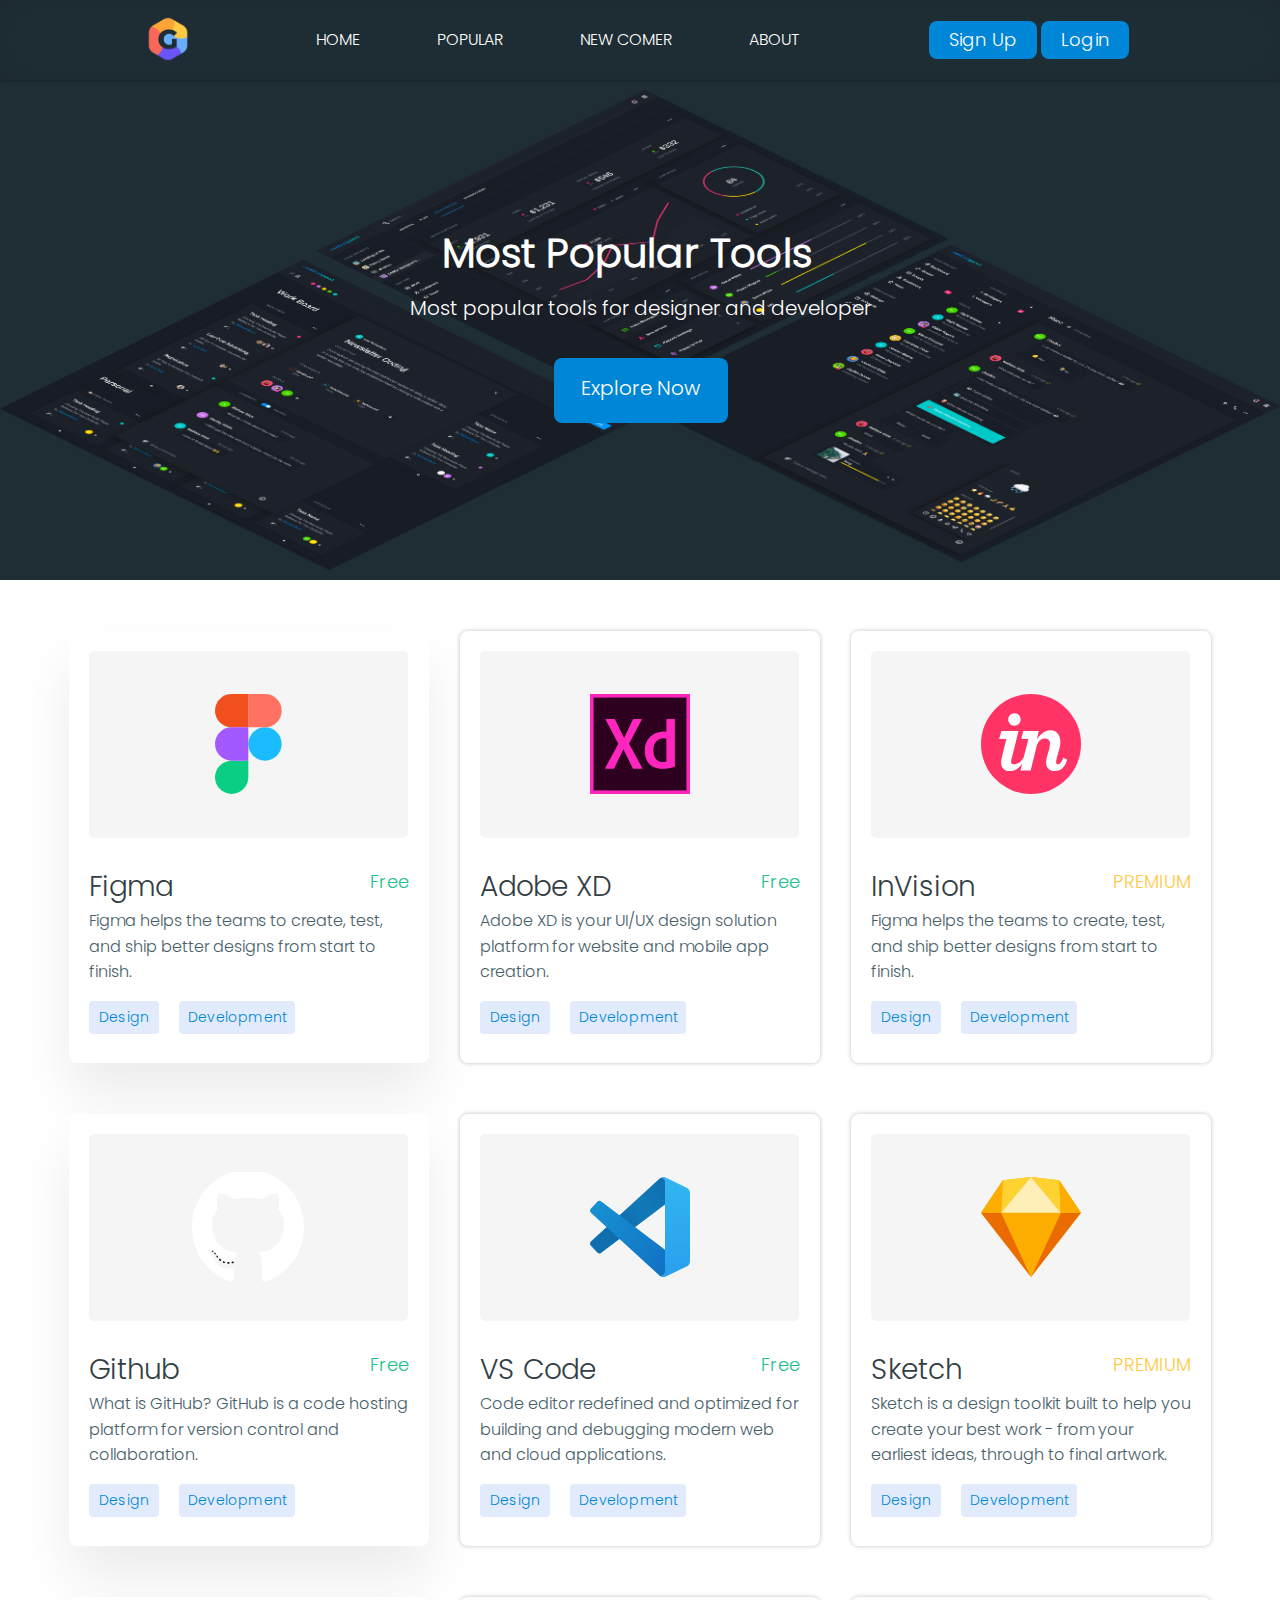
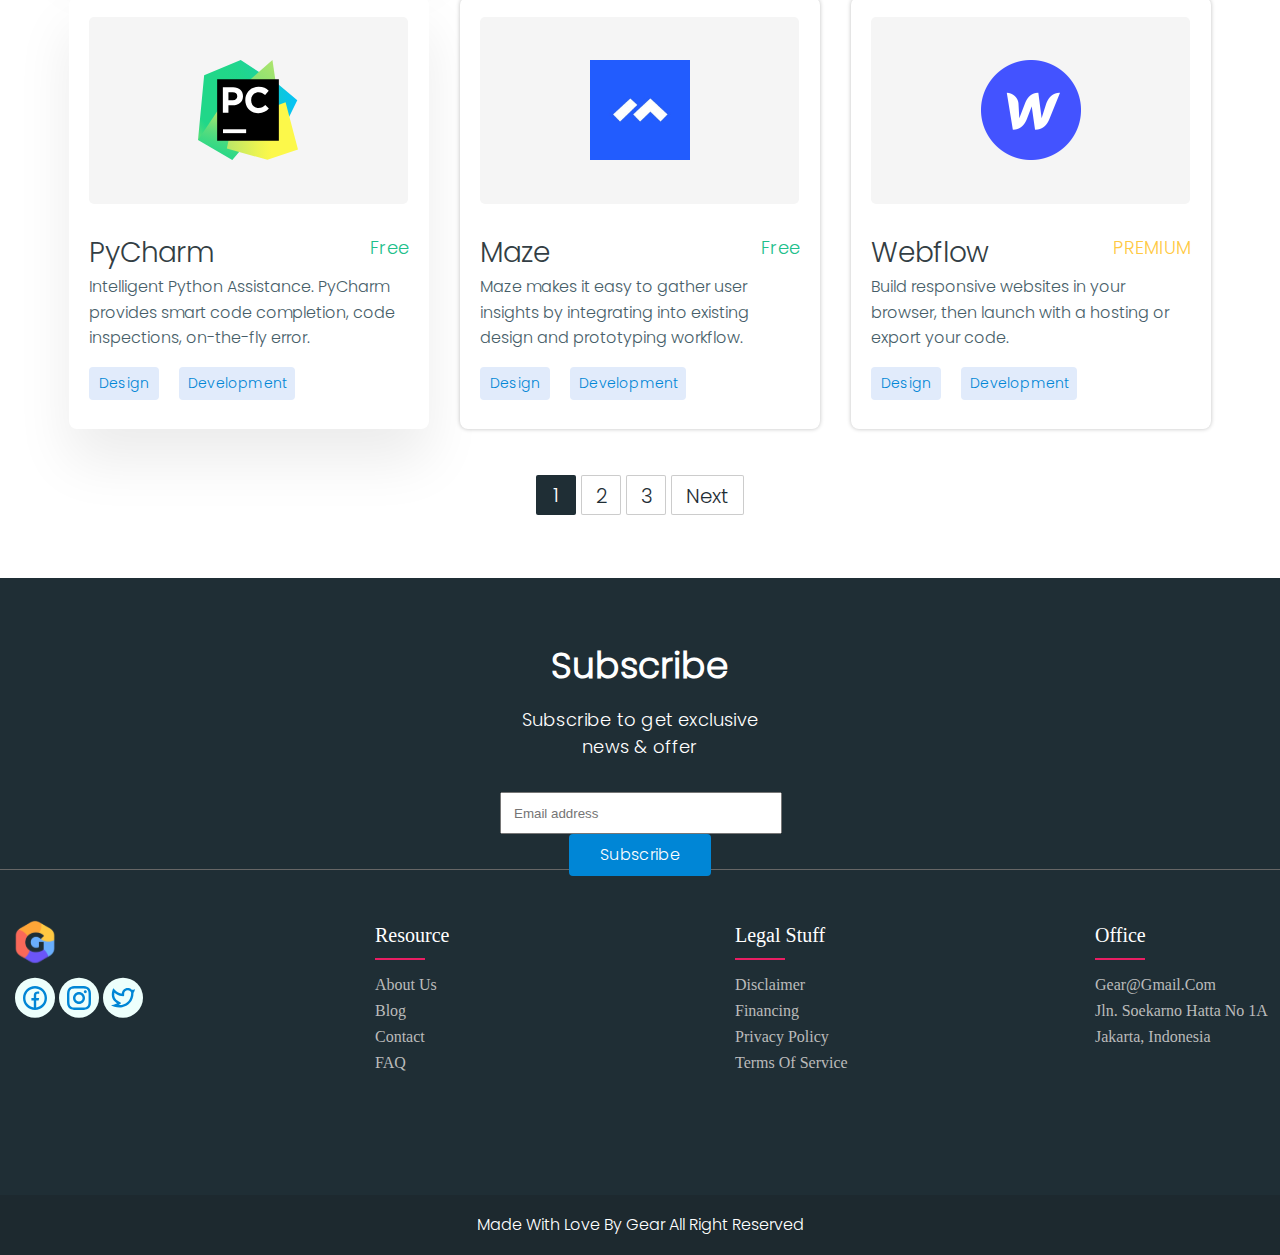
<file: pages/popular.html>
<!DOCTYPE html>
<html lang="en">
  <head>
    <meta charset="UTF-8" />
    <meta name="viewport" content="width=device-width, initial-scale=1.0" />
    <title>Document</title>
    <link rel="stylesheet" href="../styles/reset.css" />
    <link rel="stylesheet" href="../styles/header.css" />
    <link rel="stylesheet" href="../styles/footer.css" />
    <link rel="stylesheet" href="../styles/popular.css" />
  </head>
  <body>
    <header class="header">
      <div class="header-section">
        <a href="../index.html">
          <img src="../assets/headerlogo.svg" alt="headerlogo" />
        </a>
      </div>
      <div class="header-section navigation-section">
        <nav>
          <ul class="menu">
            <li>
              <a href="../index.html">HOME</a>
            </li>
            <li>
              <a href="#">POPULAR</a>
            </li>
            <li>
              <a href="../pages/comer.html">NEW COMER</a>
            </li>
            <li>
              <a href="../pages/about.html">ABOUT</a>
            </li>
          </ul>
        </nav>
      </div>
      <div class="header-section auth-section">
        <div class="auth">
          <button id="btn-signup">Sign up</button>
          <button class="btn btn-login">Login</button>
        </div>
      </div>
      <script src="../script/header.js"></script>
    </header>
    <main>
      <div class="mainheader">
        <div class="mainheadercontent">
          <h1>Most Popular Tools</h1>
          <p>Most popular tools for designer and developer</p>
          <button>Explore now</button>
        </div>
      </div>
      <div>
        <div class="popularbox">
          <div class="popularbox1">
            <div class="popularbox1logo">
              <img src="../assets/Most-Popular-Tools/figma.svg" alt="logo" />
            </div>
            <div class="popularbox1h2">
              <h2>Figma</h2>
              <span class="popularbox1span1">Free</span>
            </div>
            <p>
              Figma helps the teams to create, test, and ship better designs
              from start to finish.
            </p>
            <span class="popularspan2">Design</span>
            <span class="popularspan3">Development</span>
          </div>
          <div class="popularbox2">
            <div class="popularbox2logo">
              <img src="../assets/Most-Popular-Tools/XD.svg" alt="logo" />
            </div>
            <div class="popularbox1h2">
              <h2>Adobe XD</h2>
              <span class="popularbox1span1">Free</span>
            </div>
            <p>
              Adobe XD is your UI/UX design solution platform for website and
              mobile app creation.
            </p>
            <span class="popularspan2">Design</span>
            <span class="popularspan3">Development</span>
          </div>
          <div class="popularbox3">
            <div class="popularbox3logo">
              <img src="../assets/Most-Popular-Tools/in.svg" alt="logo" />
            </div>
            <div class="popularbox1h2">
              <h2>InVision</h2>
              <span class="popularbox1span2">PREMIUM</span>
            </div>
            <p>
              Figma helps the teams to create, test, and ship better designs
              from start to finish.
            </p>
            <div class="popularspan12">
              <span class="popularspan2">Design</span>
              <span class="popularspan3">Development</span>
            </div>
          </div>
        </div>
        <div class="popularbox">
          <div class="popularbox1">
            <div class="popularbox1logo">
              <img src="../assets/Most-Popular-Tools/Github.svg" alt="logo" />
            </div>
            <div class="popularbox1h2">
              <h2>Github</h2>
              <span class="popularbox1span1">Free</span>
            </div>
            <p>
              What is GitHub? GitHub is a code hosting platform for version
              control and collaboration.
            </p>
            <span class="popularspan2">Design</span>
            <span class="popularspan3">Development</span>
          </div>
          <div class="popularbox2">
            <div class="popularbox2logo">
              <img src="../assets/Most-Popular-Tools/vs_code.svg" alt="logo" />
            </div>
            <div class="popularbox1h2">
              <h2>VS Code</h2>
              <span class="popularbox1span1">Free</span>
            </div>
            <p>
              Code editor redefined and optimized for building and debugging
              modern web and cloud applications.
            </p>
            <span class="popularspan2">Design</span>
            <span class="popularspan3">Development</span>
          </div>
          <div class="popularbox3">
            <div class="popularbox3logo">
              <img src="../assets/Most-Popular-Tools/sketch.svg" alt="logo" />
            </div>
            <div class="popularbox1h2">
              <h2>Sketch</h2>
              <span class="popularbox1span2">PREMIUM</span>
            </div>
            <p>
              Sketch is a design toolkit built to help you create your best work
              - from your earliest ideas, through to final artwork.
            </p>
            <div class="popularspan12">
              <span class="popularspan2">Design</span>
              <span class="popularspan3">Development</span>
            </div>
          </div>
        </div>
        <div class="popularbox">
          <div class="popularbox1">
            <div class="popularbox1logo">
              <img
                src="../assets/Most-Popular-Tools/jb_pycharm.svg"
                alt="logo"
              />
            </div>
            <div class="popularbox1h2">
              <h2>PyCharm</h2>
              <span class="popularbox1span1">Free</span>
            </div>
            <p>
              Intelligent Python Assistance. PyCharm provides smart code
              completion, code inspections, on-the-fly error.
            </p>
            <span class="popularspan2">Design</span>
            <span class="popularspan3">Development</span>
          </div>
          <div class="popularbox2">
            <div class="popularbox2logo">
              <img src="../assets/Most-Popular-Tools/maze.png" alt="logo" />
            </div>
            <div class="popularbox1h2">
              <h2>Maze</h2>
              <span class="popularbox1span1">Free</span>
            </div>
            <p>
              Maze makes it easy to gather user insights by integrating into
              existing design and prototyping workflow.
            </p>
            <span class="popularspan2">Design</span>
            <span class="popularspan3">Development</span>
          </div>
          <div class="popularbox3">
            <div class="popularbox3logo">
              <img src="../assets/Most-Popular-Tools/webflow.png" alt="logo" />
            </div>
            <div class="popularbox1h2">
              <h2>Webflow</h2>
              <span class="popularbox1span2">PREMIUM</span>
            </div>
            <p>
              Build responsive websites in your browser, then launch with a
              hosting or export your code.
            </p>
            <div class="popularspan12">
              <span class="popularspan2">Design</span>
              <span class="popularspan3">Development</span>
            </div>
          </div>
        </div>
        <div class="navbox">
          <div class="navbox1">
            <h3>1</h3>
          </div>
          <div class="navbox2">
            <h3>2</h3>
          </div>
          <div class="navbox3">
            <h3>3</h3>
          </div>
          <div class="navbox4">
            <h3>Next</h3>
          </div>
        </div>
      </div>
    </main>
    <footer>
      <div class="footer1">
        <h1 id="footer1h1">Subscribe</h1>
        <p id="footer1p">Subscribe to get exclusive news & offer</p>
        <input id="emailAddress" placeholder="Email address" type="email" />
        <button class="footer1button">Subscribe</button>
      </div>
      <div class="footer2">
        <div class="container">
          <div class="row">
            <div class="footsection1">
              <a href="../index.html"
                ><img src="../assets/headerlogo.svg" alt="logo"
              /></a>
              <a href="#">
                <img src="../assets/Footer/facebook.svg" alt="logo" />
                <img src="../assets/Footer/instagram.svg" alt="logo" />
                <img src="../assets/Footer/tweet.svg" alt="logo" />
              </a>
            </div>
            <div class="footsection1">
              <h4>Resource</h4>
              <nav>
                <ul>
                  <li>
                    <a href="../pages/about.html">About Us</a>
                  </li>
                  <li>
                    <a href="#">Blog</a>
                  </li>
                  <li>
                    <a href="#">Contact</a>
                  </li>
                  <li>
                    <a href="#">FAQ</a>
                  </li>
                </ul>
              </nav>
            </div>
            <div class="footsection1">
              <h4>Legal Stuff</h4>
              <nav>
                <ul>
                  <li>
                    <a href="#">Disclaimer</a>
                  </li>
                  <li>
                    <a href="#">Financing</a>
                  </li>
                  <li>
                    <a href="#">Privacy Policy</a>
                  </li>
                  <li>
                    <a href="#">Terms of Service</a>
                  </li>
                </ul>
              </nav>
            </div>
            <div class="footsection1">
              <section>
                <h4>Office</h4>
                <div>
                  <a href="gear@gmail.com">gear@gmail.com</a>
                </div>
                <div>
                  <a href="#"> Jln. Soekarno Hatta No 1A</a>
                </div>
                <div>
                  <a href="#">Jakarta, Indonesia</a>
                </div>
              </section>
            </div>
          </div>
        </div>
      </div>
      <div class="footer3">
        <h1 id="footer3h1">Made With Love By Gear All Right Reserved</h1>
      </div>
    </footer>
  </body>
</html>
</file>
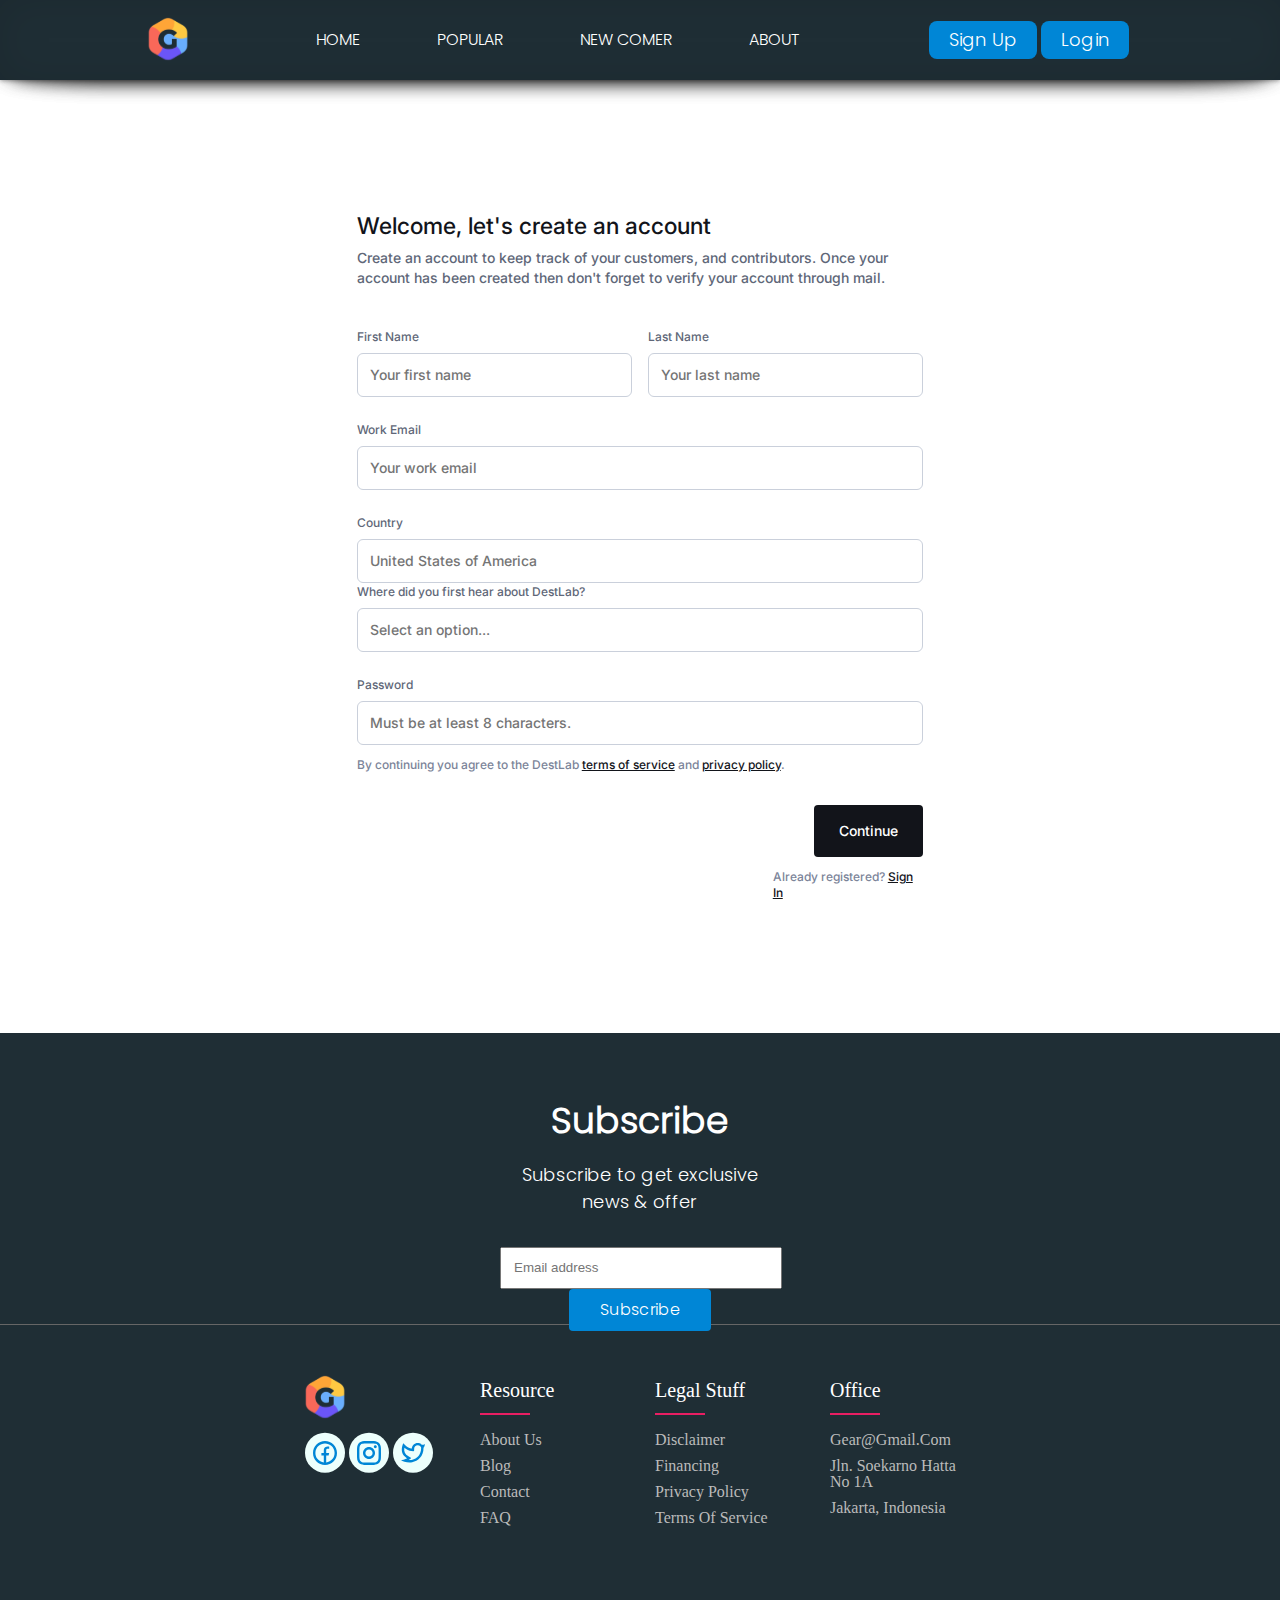
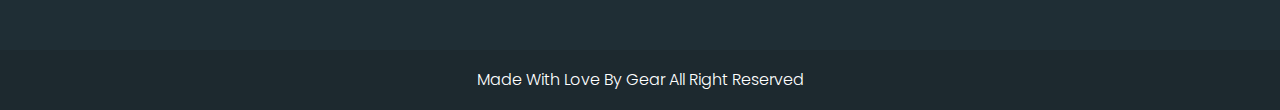
<file: pages/registration.html>
<!DOCTYPE html>
<html lang="en">
  <head>
    <meta charset="UTF-8" />
    <meta name="viewport" content="width=device-width, initial-scale=1.0" />
    <title>Document</title>
    <link rel="stylesheet" href="../styles/reset.css" />
    <link rel="stylesheet" href="../styles/header.css" />
    <link rel="stylesheet" href="../styles/footer.css" />
    <link rel="stylesheet" href="../styles/registration.css" />
    <link rel="stylesheet" href="../styles/fonts.css" />
    <style>
      @import url("https://fonts.googleapis.com/css2?family=Inter:wght@100;200&display=swap");
    </style>
  </head>
  <body>
    <header class="header">
      <div class="header-section">
        <a href="../index.html">
          <img src="../assets/headerlogo.svg" alt="headerlogo" />
        </a>
      </div>
      <div class="header-section navigation-section">
        <nav>
          <ul class="menu">
            <li>
              <a href="../index.html">HOME</a>
            </li>
            <li>
              <a href="../pages/popular.html">POPULAR</a>
            </li>
            <li>
              <a href="../pages/comer.html">NEW COMER</a>
            </li>
            <li>
              <a href="../pages/about.html">ABOUT</a>
            </li>
          </ul>
        </nav>
      </div>
      <div class="header-section auth-section">
        <div class="auth">
          <button id="btn-signup">Sign up</button>
          <button class="btn btn-login">Login</button>
        </div>
      </div>
      <script src="../script/header.js"></script>
    </header>
    <main>
      <div class="main">
        <div class="mainheader">
          <h1>Welcome, let's create an account</h1>
          <p>
            Create an account to keep track of your customers, and contributors.
            Once your account has been created then don't forget to verify your
            account through mail.
          </p>
        </div>
        <form action="#">
          <div class="user-details">
            <div class="box1">
              <div class="input-box1">
                <span>First Name</span>
                <input
                  type="text"
                  placeholder="Your first name"
                  name="Your first name"
                  id="name"
                />
              </div>
              <div class="input-box2">
                <span>Last Name</span>
                <input
                  type="text"
                  placeholder="Your last name"
                  name="Your last name"
                  id="name"
                />
              </div>
            </div>
            <div class="input-box3">
              <span>Work Email</span>
              <input
                type="text"
                placeholder="Your work email"
                name="Your work email"
                id="mail"
              />
            </div>
            <div class="input-box4">
              <span>Country</span>
              <input
                type="text"
                placeholder="United States of America"
                name="United States of America"
                id="country"
              />
            </div>
            <div class="input-box5">
              <span>Where did you first hear about DestLab?</span>
              <input
                type="text"
                placeholder="Select an option..."
                name="Select an option..."
                id="options"
              />
            </div>
            <div class="input-box6">
              <span>Password</span>
              <input
                type="text"
                placeholder="Must be at least 8 characters."
                name="Must be at least 8 characters."
                id="password"
              />
            </div>
          </div>
        </form>
        <p class="final1">
          By continuing you agree to the DestLab
          <span>terms of service</span> and <span>privacy policy</span>.
        </p>
        <button class="button">Continue</button>
        <p class="final2">Already registered? <span>Sign In</span></p>
      </div>
    </main>
    <footer>
      <div class="footer1">
        <h1 id="footer1h1">Subscribe</h1>
        <p id="footer1p">Subscribe to get exclusive news & offer</p>
        <input id="emailAddress" placeholder="Email address" type="email" />
        <button class="footer1button">Subscribe</button>
      </div>
      <div class="footer2">
        <div class="container">
          <div class="row">
            <div class="footsection1">
              <a href="../index.html"
                ><img src="../assets/headerlogo.svg" alt="logo"
              /></a>
              <a href="#">
                <img src="../assets/Footer/facebook.svg" alt="logo" />
                <img src="../assets/Footer/instagram.svg" alt="logo" />
                <img src="../assets/Footer/tweet.svg" alt="logo" />
              </a>
            </div>
            <div class="footsection1">
              <h4>Resource</h4>
              <nav>
                <ul>
                  <li>
                    <a href="../pages/about.html">About Us</a>
                  </li>
                  <li>
                    <a href="#">Blog</a>
                  </li>
                  <li>
                    <a href="#">Contact</a>
                  </li>
                  <li>
                    <a href="#">FAQ</a>
                  </li>
                </ul>
              </nav>
            </div>
            <div class="footsection1">
              <h4>Legal Stuff</h4>
              <nav>
                <ul>
                  <li>
                    <a href="#">Disclaimer</a>
                  </li>
                  <li>
                    <a href="#">Financing</a>
                  </li>
                  <li>
                    <a href="#">Privacy Policy</a>
                  </li>
                  <li>
                    <a href="#">Terms of Service</a>
                  </li>
                </ul>
              </nav>
            </div>
            <div class="footsection1">
              <section>
                <h4>Office</h4>
                <div>
                  <a href="gear@gmail.com">gear@gmail.com</a>
                </div>
                <div>
                  <a href="#"> Jln. Soekarno Hatta No 1A</a>
                </div>
                <div>
                  <a href="#">Jakarta, Indonesia</a>
                </div>
              </section>
            </div>
          </div>
        </div>
      </div>
      <div class="footer3">
        <h1 id="footer3h1">Made With Love By Gear All Right Reserved</h1>
      </div>
    </footer>
  </body>
</html>
</file>
<file: styles/header.css>
@import url(../styles/fonts.css);

header {
  width: 100%;
  height: 5rem;
  background-color: #1f2e35;
}

.header {
  display: flex;
  flex-direction: row;
  align-items: center;
  justify-content: space-between;
  padding-left: 9.25rem;
  padding-right: 9.44rem;
  margin: 0 auto;
}

.header-section.auth-section {
  display: flex;
  justify-content: end;
}

nav {
  display: contents;
}

.header {
  position: relative;
  box-shadow: 0 1px 4px rgba(0, 0, 0, 0.3), 0 0 40px rgb(0, 0, 0, 0.1) inset;
}

.header::before,
.header::after {
  content: "";
  position: absolute;
  z-index: -1;
  box-shadow: 0 0 20px rgb(0, 0, 0, 0.8);
  top: 50%;
  bottom: 0;
  left: 10px;
  right: 10px;
  border-radius: 100px / 10px;
}

.menu {
  font-family: Poppins;
  color: #fff;
  display: flex;
  gap: 4.81rem;
}

.btn {
  font-family: Poppins;
  font-weight: 500;
  border: none;
  padding: 8px 16px;
  cursor: pointer;
}

#btn-signup {
  display: inline-flex;
  padding: 0.5625rem 1.25rem 0.625rem 1.25rem;
  justify-content: center;
  align-items: center;
  border-radius: 0.5rem;
  background: #0086d6;
  color: #fff;
  font-family: Poppins;
  font-size: 1.125rem;
  font-style: normal;
  font-weight: 500;
  line-height: 1.21875rem;
  letter-spacing: 0.0125rem;
  text-transform: capitalize;
  font-family: Poppins;
  font-weight: 500;
  border: none;
  cursor: pointer;
}

.btn-login {
  display: inline-flex;
  padding: 0.5625rem 1.25rem 0.625rem 1.25rem;
  justify-content: center;
  align-items: center;
  border-radius: 0.5rem;
  background: #0086d6;
  color: #fff;
  font-family: Poppins;
  font-size: 1.125rem;
  font-style: normal;
  font-weight: 500;
  line-height: 1.21875rem;
  letter-spacing: 0.0125rem;
  text-transform: capitalize;
}

/* .header-section.navigation-section {
    display: flex;
    justify-content: center;
} */
</file>
<file: styles/footer.css>
@import url(../styles/fonts.css);

.footer1 {
  background-color: #1f2e35;
  text-align: center;
  height: 18.1875rem;
  padding: 2rem 31.25rem 2.875rem 31.25rem;
  justify-content: center;
  align-items: center;
  flex-shrink: 0;
}

#footer1h1,
#footer1p {
  display: block;
}

#emailContainer {
  display: flex;
  justify-content: center;
  align-items: center;
}

#footer1h1 {
  color: #fff;
  font-family: Poppins;
  font-size: 2.25rem;
  font-style: normal;
  font-weight: 600;
  line-height: 2rem;
  letter-spacing: 0.0125rem;
  margin-top: 2.5rem;
}

#footer1p {
  color: #fff;

  font-family: Poppins;
  font-size: 1.125rem;
  font-style: normal;
  font-weight: 400;
  line-height: 1.6875rem;
  letter-spacing: 0.0125rem;
  margin: 1.5rem 0 2rem 0;
}

#emailAddress {
  width: 17.625rem;
  height: 2.625rem;
  flex-shrink: 0;
  padding-right: 0.81rem;
  margin-right: 0.81rem;
  padding: 0.75rem;
}

.footer1button {
  display: inline-block;
  vertical-align: middle;
  height: 2.625rem;
  border-radius: 0.25rem;
  flex-shrink: 0;
  padding: 0.75rem 1.9375rem;
  background: #0086d6;
  color: #fff;
  font-family: Poppins;
  font-size: 1rem;
  font-style: normal;
  font-weight: 500;
  line-height: 1.125rem;
  letter-spacing: 0.01875rem;
  border: none;
  cursor: pointer;
}

.container {
  width: 90rem;
  height: 20.3125rem;
  margin: auto;
}

.row {
  display: flex;
  flex-wrap: wrap;
  padding-top: 3.13rem;
}

.footsection1 {
  width: 25%;
  padding: 0 15px;
}

.footerimgh1 {
  display: flex;
  text-align: center;
}

.footerimgh1 h1 {
  color: #f4f4f4;
  font-family: "Montserrat Alternates";
  font-size: 1.75rem;
  font-style: normal;
  font-weight: 700;
  line-height: 2.1875rem;
  margin: 0.25rem 0 0.29rem 1rem;
}

.footersocial {
  margin-top: 1rem;
}

#social2 {
  margin-left: 0.5rem;
  margin-right: 0.5rem;
}

.footsection1 h4 {
  font-size: 1.25rem;
  color: #ffffff;
  text-transform: capitalize;
  margin-bottom: 1.7rem;
  font-weight: 500;
  position: relative;
  line-height: 1.875rem;
}

.footsection1 h4::before {
  content: "";
  position: absolute;
  left: 0;
  bottom: -0.625rem;
  background-color: #e91e63;
  height: 0.125rem;
  box-sizing: border-box;
  width: 3.125rem;
}

.footsection1 ul li:not(:last-child) {
  margin-bottom: 0.625rem;
}

.footsection1 ul li a {
  font-size: 1rem;
  font-weight: 400;
  text-transform: capitalize;
  color: #ffffff;
  text-decoration: none;
  font-weight: 300;
  color: #bbbbbb;
  display: block;
  transition: all 0.3s ease;
}

.footsection1 ul li a:hover {
  color: #ffffff;
  padding-left: 0.5rem;
}

.footsection1 a {
  font-size: 1rem;
  text-transform: capitalize;
  color: #ffffff;
  text-decoration: none;
  font-weight: 300;
  color: #bbbbbb;
  display: block;
  transition: all 0.3s ease;
  margin-bottom: 0.625rem;
}

.footer2 {
  background-color: #1f2e35;

  border-top: 1px solid #666;
}

.footer3 {
  display: flex;
  justify-content: center;
  width: 100%;
  height: 3.75rem;
  flex-shrink: 0;
  background-color: #1d292f;
  padding: 0.94rem 0 0 0;
}

#footer3h1 {
  color: #fff;
  font-family: Poppins;
  font-size: 1rem;
  font-style: normal;
  font-weight: 400;
  line-height: 1.875rem;
}
</file>
<file: styles/homepage.css>
@import url(./fonts.css);

.mainheader {
  width: 100%;
  height: 41.625rem;
  flex-shrink: 0;
  background: #1f2e35;
  display: flex;
}

.mainheader h1 {
  width: 34.625rem;
  color: #fff;
  font-family: Poppins;
  font-size: 2.5rem;
  font-style: normal;
  font-weight: 600;
  line-height: 3.8125rem; /* 152.5% */
  letter-spacing: 0.0125rem;
  margin: 7rem 5.81rem 1rem 9.63rem;
}

.mainheader p {
  width: 34.625rem;
  color: #fff;
  font-family: Poppins;
  font-size: 1.125rem;
  font-style: normal;
  font-weight: 400;
  line-height: 2.28125rem; /* 202.778% */
  letter-spacing: 0.0125rem;
  margin: 0 5.81rem 1.5rem 9.63rem;
}

.mainheaderbutton {
  display: inline-flex;
  padding: 0.5625rem 1.25rem 0.625rem 1.25rem;
  justify-content: center;
  align-items: center;
  border-radius: 0.5rem;
  background: #0086d6;
  color: #fff;
  font-family: Poppins;
  font-size: 1.125rem;
  font-style: normal;
  font-weight: 500;
  line-height: 1.21875rem;
  letter-spacing: 0.0125rem;
  text-transform: capitalize;
  margin: 0 29.38rem 3.25rem 9.63rem;
  border: none;
  cursor: pointer;
}

.mainheadersection2 {
  display: flex;
}

.mainheaderimgs {
  position: relative;
  top: 0;
  left: 0;
  margin-left: 9.63rem;
}

.img1 {
  position: relative;
  top: 0;
  left: 0;
}
.img2 {
  position: absolute;
  left: 1.185rem;
}
.mainheaderspan {
  margin: 0.9rem 22.13rem 0rem 2rem;
}

.mainheaderfirstspan {
  color: #0086d6;
  font-family: Poppins;
  font-size: 1rem;
  font-style: normal;
  font-weight: 500;
  line-height: normal;
}

.mainheaderseconspan {
  color: #fff;
  font-family: Poppins;
  font-size: 1rem;
  font-style: normal;
  font-weight: 400;
  line-height: normal;
}

.group {
  display: flex;
  justify-content: center;
  gap: 1.88rem;
  margin-bottom: 7.5rem;
}

.groupbox {
  width: 22.5rem;
  height: 13.1875rem;
  flex-shrink: 0;
  background-color: #fff;
  margin-top: 4.37rem;
  align-items: center;
  text-align: center;
}

.groupbox h2 {
  font-family: Poppins;
  font-size: 2rem;
  font-style: normal;
  font-weight: 600;
  line-height: 150%;
  padding-top: 1.5rem;
  padding-bottom: 0.5rem;
}

.groupbox h3 {
  color: #333e44;
  font-family: Poppins;
  font-size: 1.5rem;
  font-style: normal;
  font-weight: 500;
  line-height: 150%;
}
.groupbox p {
  color: #475e69;
  text-align: center;
  font-family: Poppins;
  font-size: 1.125rem;
  font-style: normal;
  font-weight: 400;
  line-height: 155%; /* 1.74375rem */
  padding: 1rem 3.06rem 1.37rem 3.06rem;
}

#grouph1 {
  color: #0086d6;
}

#grouph2 {
  color: #2ba093;
}

#grouph3 {
  color: #f36;
}

.popular {
  width: 100%;
  height: 44.625rem;
  flex-shrink: 0;
}

.popularheader {
  margin-bottom: 2.62rem;
}

.popularheader h1 {
  color: #333e44;
  text-align: center;
  font-family: Poppins;
  font-size: 2.25rem;
  font-style: normal;
  font-weight: 600;
  line-height: 2rem; /* 88.889% */
  letter-spacing: 0.0125rem;
  margin-bottom: 1rem;
}

.popularheader p {
  color: #475e69;
  text-align: center;
  font-family: Poppins;
  font-size: 1.125rem;
  font-style: normal;
  font-weight: 400;
  line-height: 150%;
}

.popularbox {
  display: flex;
  justify-content: center;
  margin-bottom: 2.87rem;
}

.popularbox1 {
  width: 22.5rem;
  height: 27rem;
  flex-shrink: 0;
  border-radius: 0.5rem;
  background: #fff;
  box-shadow: 0px 32px 56px 0px rgba(0, 0, 0, 0.08);
}

.popularbox1logo {
  display: flex;
  width: 19.9375rem;
  height: 11.6875rem;
  padding: 2.6875rem 0rem 2.75rem 0rem;
  justify-content: center;
  align-items: center;
  flex-shrink: 0;
  border-radius: 0.3125rem;
  background: #f5f5f5;
  margin: 1.25rem 1.31rem 0rem 1.25rem;
}

.popularbox1h2 {
  display: flex;
  justify-content: space-between;
  margin-left: 1.25rem;
  padding-top: 1.75rem;
}

.popularbox1span1 {
  color: #20c08b;
  font-family: Poppins;
  font-size: 1.125rem;
  font-style: normal;
  font-weight: 500;
  line-height: 2rem; /* 177.778% */
  letter-spacing: 0.0125rem;
  margin-right: 1.25rem;
}

.popularbox1span2 {
  color: #ffc942;
  font-family: Poppins;
  font-size: 1.125rem;
  font-style: normal;
  font-weight: 500;
  line-height: 2rem; /* 177.778% */
  letter-spacing: 0.0125rem;
  margin-right: 1.25rem;
}

.popularbox2 {
  width: 24.25rem;
  height: 28.375rem;
  flex-shrink: 0;
  border-radius: 0.5rem;
  background: #fff;
  box-shadow: 0px 0px 4px 0px rgba(0, 0, 0, 0.25);
  margin-right: 1.13rem;
  margin-left: 1rem;
}

.popularbox2logo {
  display: flex;
  width: 21.75rem;
  height: 11.625rem;
  padding: 2.6875rem 0rem;
  justify-content: center;
  align-items: center;
  flex-shrink: 0;
  border-radius: 0.3125rem;
  background: #f5f5f5;
  margin: 1.25rem 1.25rem 0 1.25rem;
}

.popularbox3 {
  width: 22.5rem;
  height: 27rem;
  flex-shrink: 0;
  border-radius: 0.5rem;
  background: #fff;
  box-shadow: 0px 0px 4px 0px rgba(0, 0, 0, 0.25);
}

.popularbox3logo {
  display: flex;
  width: 19.9375rem;
  height: 11.6875rem;
  padding: 2.6875rem 6.8125rem 2.75rem 6.875rem;
  justify-content: center;
  align-items: center;
  flex-shrink: 0;
  border-radius: 0.3125rem;
  background: #f5f5f5;
  margin: 1.25rem 1.31rem 0rem 1.25rem;
}

.popularbox h2 {
  color: #333e44;
  font-family: Poppins;
  font-size: 1.75rem;
  font-style: normal;
  font-weight: 500;
  line-height: 150%; /* 2.625rem */
}

.popularbox p {
  color: #475e69;
  font-family: Poppins;
  font-size: 1rem;
  font-style: normal;
  font-weight: 400;
  line-height: 160%; /* 1.6rem */
  margin-left: 1.25rem;
  margin-right: 1.25rem;
}

.popularspan2 {
  display: inline-flex;
  height: 2.0625rem;
  padding: 0rem 0.625rem 0.0625rem 0.625rem;
  justify-content: center;
  align-items: center;
  flex-shrink: 0;
  border-radius: 0.25rem;
  background: #e1ebfb;
  color: #0086d6;
  font-family: Poppins;
  font-size: 0.875rem;
  font-style: normal;
  font-weight: 500;
  line-height: 2rem; /* 228.571% */
  letter-spacing: 0.0125rem;
  margin: 1rem 1rem 1.25rem 1.25rem;
}

.popularspan3 {
  display: inline-flex;
  width: 7.25rem;
  height: 2.0625rem;
  padding: 0rem 0.5625rem 0.0625rem 0.625rem;
  justify-content: center;
  align-items: center;
  flex-shrink: 0;
  border-radius: 0.25rem;
  background: #e1ebfb;
  color: #0086d6;
  font-family: Poppins;
  font-size: 0.875rem;
  font-style: normal;
  font-weight: 500;
  line-height: 2rem; /* 228.571% */
  letter-spacing: 0.0125rem;
}

.popularbutton {
  display: flex;
  justify-content: center;
  margin: auto;
  padding: 0.4375rem 2.9375rem 0.375rem 2.75rem;
  align-items: center;
  border-radius: 0.5rem;
  background: #333e44;
  box-shadow: 0px 2px 4px 0px rgba(0, 0, 0, 0.25);
  color: #fff;
  font-family: Poppins;
  font-size: 1.25rem;
  font-style: normal;
  font-weight: 500;
  line-height: 2rem; /* 160% */
  letter-spacing: 0.0125rem;
  border: none;
  cursor: pointer;
}

.mid1 {
  width: 100%;
  height: 4.34rem; /*ეს უნდა წავუშალო */
}

.comerheader {
  margin-bottom: 2.62rem;
}

.comerheader h1 {
  color: #333e44;
  text-align: center;
  font-family: Poppins;
  font-size: 2.25rem;
  font-style: normal;
  font-weight: 600;
  line-height: 2rem; /* 88.889% */
  letter-spacing: 0.0125rem;
  margin-bottom: 1rem;
}

.comerheader p {
  color: #475e69;
  text-align: center;
  font-family: Poppins;
  font-size: 1.125rem;
  font-style: normal;
  font-weight: 400;
  line-height: 150%;
}

.comerbox {
  display: grid;
  place-items: center;
  justify-content: center;
  grid-template-columns: repeat(2, 1fr);
  grid-template-rows: repeat(2, 1fr);
  grid-column-gap: 3.12rem;
  grid-row-gap: 3.12rem;
  margin-top: 3.31rem;
}

.comerbox1 {
  grid-area: 1 / 1 / 2 / 2;
  width: 31.25rem;
  height: 12.125rem;
  flex-shrink: 0;
  justify-self: end;
  display: flex;
}

.comerboximg1 {
  width: 7.5rem;
  height: 7.5rem;
  padding: 0.625rem 1.70894rem 0.625rem 1.6875rem;
  flex-shrink: 0;
  object-fit: cover;
  margin: 2.315rem 0 2.315rem 1.5025rem;
  border-radius: 0.25rem;
  background: #f5f5f5;
}

.comerboxcontent {
  margin-left: 1.5rem;
  margin-top: 1.5rem;
  margin-right: 1.44rem;
  margin-bottom: 1.87rem;
}

.comerboxh2span {
  display: flex;
}

.comerboxp {
  color: #475e69;
  font-family: Poppins;
  font-size: 1rem;
  font-style: normal;
  font-weight: 400;
  line-height: 150%; /* 1.5rem */
  margin-bottom: 1rem;
}

.comerboxspan1 {
  display: inline-flex;
  height: 2.0625rem;
  padding: 0rem 0.625rem 0.0625rem 0.625rem;
  justify-content: center;
  align-items: center;
  flex-shrink: 0;
  color: #335ef7;
  font-family: Poppins;
  font-size: 0.875rem;
  font-style: normal;
  font-weight: 500;
  line-height: 2rem; /* 228.571% */
  letter-spacing: 0.0125rem;
  border-radius: 0.25rem;
  background: #e1ebfb;
  margin-right: 0.5rem;
}

.comerboxspan2 {
  display: inline-flex;
  height: 2.0625rem;
  padding: 0rem 0.625rem 0.0625rem 0.625rem;
  justify-content: center;
  align-items: center;
  flex-shrink: 0;
  color: #335ef7;
  font-family: Poppins;
  font-size: 0.875rem;
  font-style: normal;
  font-weight: 500;
  line-height: 2rem; /* 228.571% */
  letter-spacing: 0.0125rem;
  border-radius: 0.25rem;
  background: #e1ebfb;
}

.comerbox2 {
  grid-area: 1 / 2 / 2 / 3;
  width: 31.25rem;
  height: 12.125rem;
  flex-shrink: 0;
  justify-self: start;
  display: flex;
}

.comerboximg2 {
  width: 7.5rem;
  height: 7.5rem;
  padding: 0.625rem;
  flex-shrink: 0;
  border-radius: 0.5rem;
  background: #f5f5f5;
  margin: 2.315rem 0 2.315rem 1.5025rem;
}

.comerbox3 {
  grid-area: 2 / 1 / 3 / 2;
  width: 31.25rem;
  height: 12.125rem;
  flex-shrink: 0;
  justify-self: end;
  display: flex;
}

.comerboximg3 {
  width: 7.5rem;
  height: 7.5rem;
  padding: 0.625rem;
  flex-shrink: 0;
  border-radius: 0.5rem;
  background: #f5f5f5;
  margin: 2.315rem 0 2.315rem 1.5025rem;
}

.comerbox4 {
  grid-area: 2 / 2 / 3 / 3;
  width: 31.25rem;
  height: 12.125rem;
  flex-shrink: 0;
  justify-self: start;
  display: flex;
}

.comerboximg4 {
  width: 7.5rem;
  height: 7.5rem;
  flex-shrink: 0;
  padding: 2.25rem 0.5rem;
  border-radius: 0.5rem;
  background: #f5f5f5;
  margin: 2.315rem 0 2.315rem 1.5025rem;
}

.comerh2 {
  color: #333e44;
  font-family: Poppins;
  font-size: 1.5rem;
  font-style: normal;
  font-weight: 500;
  line-height: 150%; /* 2.25rem */
  /* padding: 1.5rem 11.37rem 0.5rem 1.5rem; ეს არის გასაწრორებელი  */
}

.comerh2span1 {
  color: #21d789;
  font-family: Poppins;
  font-size: 1.125rem;
  font-style: normal;
  font-weight: 500;
  line-height: 150%; /* 1.6875rem */
  margin-left: 11.38rem;
  margin-top: 0.31rem;
  /* margin: 1.81rem 1.44rem 0.75rem; ესეც გასასწორებელია ყველა სათითაოდ არის გასასწორებელი */
}
.comerh2span2 {
  color: #21d789;
  font-family: Poppins;
  font-size: 1.125rem;
  font-style: normal;
  font-weight: 500;
  line-height: 150%; /* 1.6875rem */
  margin-left: 8.69rem;
  margin-top: 0.31rem;
  /* margin: 1.81rem 1.44rem 0.75rem; ესეც გასასწორებელია ყველა სათითაოდ არის გასასწორებელი */
}
.comerh2span3 {
  color: #009bff;
  font-family: Poppins;
  font-size: 1.125rem;
  font-style: normal;
  font-weight: 500;
  line-height: 150%; /* 1.6875rem */
  margin-left: 3.75rem;
  margin-top: 0.31rem;
  /* margin: 1.81rem 1.44rem 0.75rem; ესეც გასასწორებელია ყველა სათითაოდ არის გასასწორებელი */
}

.comerh2span4 {
  color: #ffc942;
  font-family: Poppins;
  font-size: 1.125rem;
  font-style: normal;
  font-weight: 500;
  line-height: 150%; /* 1.6875rem */
  margin-left: 9.25rem;
  margin-top: 0.31rem;
}

.comerbutton {
  display: flex;
  justify-content: center;
  margin: auto;
  padding: 0.4375rem 2.9375rem 0.375rem 2.75rem;
  align-items: center;
  border-radius: 0.5rem;
  background: #333e44;
  box-shadow: 0px 2px 4px 0px rgba(0, 0, 0, 0.25);
  color: #fff;
  font-family: Poppins;
  font-size: 1.25rem;
  font-style: normal;
  font-weight: 500;
  line-height: 2rem; /* 160% */
  letter-spacing: 0.0125rem;
  margin-top: 3.13rem;
  margin-bottom: 9.06rem;
  border: none;
  cursor: pointer;
}

.comerbox1:hover {
  border-radius: 0.5rem;
  background: #fff;
  box-shadow: 0px 0px 4px 0px rgba(0, 0, 0, 0.25);
  transition: 0.5s;
}

.comerbox2:hover {
  border-radius: 0.5rem;
  background: #fff;
  box-shadow: 0px 8px 32px 0px rgba(0, 0, 0, 0.08);
  transition: 0.5s;
}
.comerbox3:hover {
  border-radius: 0.5rem;
  background: #fff;
  box-shadow: 0px 0px 4px 0px rgba(0, 0, 0, 0.25);
  transition: 0.5s;
}
.comerbox4:hover {
  border-radius: 0.5rem;
  background: #fff;
  box-shadow: 0px 0px 4px 0px rgba(0, 0, 0, 0.25);
  transition: 0.5s;
}

.brand {
  margin-bottom: 2.62rem;
  width: 100%;
  height: 24.25rem;
  flex-shrink: 0;
}

.brandheader h2 {
  color: #333e44;
  text-align: center;
  font-family: Poppins;
  font-size: 2.25rem;
  font-style: normal;
  font-weight: 600;
  line-height: 2rem; /* 88.889% */
  letter-spacing: 0.0125rem;
  margin-bottom: 1rem;
}

.brandheader p {
  color: #475e69;
  text-align: center;
  font-family: Poppins;
  font-size: 1.125rem;
  font-style: normal;
  font-weight: 400;
  line-height: 150%;
}

.brandbox {
  display: flex;
  justify-content: center;
  margin-bottom: 2.87rem;
  margin-top: 2rem;
}

.brandbox1 {
  width: 22.5rem;
  height: 12.375rem;
  flex-shrink: 0;
  background: #fff;
}

.brandbox1logo {
  flex-shrink: 0;
  padding: 2rem 7.81rem 0 7.12rem;
}

.brandbox2 {
  width: 22.4375rem;
  height: 12.375rem;
  flex-shrink: 0;
  margin: 0 1.88rem 0 1.88rem;
  background: #fff;
}

.brandbox2logo {
  flex-shrink: 0;
  padding: 2rem 7.81rem 0 7.12rem;
}

.brandbox3 {
  width: 22.3125rem;
  height: 12.375rem;
  gap: 1.25rem;
  background: #fff;
}

.brandbox3logo {
  padding: 2rem 7.81rem 0 7.12rem;
}

.brandbox1:hover {
  border-radius: 0.5rem;
  box-shadow: 0px 8px 50px 0px rgba(0, 0, 0, 0.1);
  transition: 0.5s;
}
.brandbox2:hover {
  border-radius: 0.5rem;
  box-shadow: 0px 8px 50px 0px rgba(0, 0, 0, 0.1);
  transition: 0.5s;
}
.brandbox3:hover {
  border-radius: 0.5rem;
  box-shadow: 0px 8px 50px 0px rgba(0, 0, 0, 0.1);
  transition: 0.5s;
}

.brandbox p {
  width: 20.5rem;
  color: #475e69;
  text-align: center;
  font-family: Roboto;
  font-size: 1rem;
  font-style: normal;
  font-weight: 400;
  line-height: 1.75rem; /* 175% */
  letter-spacing: 0.01875rem;
  padding: 1.25rem 0.87rem 0 1.5rem;
}

.testimonial {
  width: 100%;
  height: 33.125rem;
  flex-shrink: 0;
}

.testimonialheader h2 {
  color: #333e44;
  text-align: center;
  font-family: Poppins;
  font-size: 2.25rem;
  font-style: normal;
  font-weight: 600;
  line-height: 2rem; /* 88.889% */
  letter-spacing: 0.0125rem;
  margin-bottom: 1rem;
}

.testimonialheader p {
  color: #475e69;
  text-align: center;
  font-family: Poppins;
  font-size: 1.125rem;
  font-style: normal;
  font-weight: 400;
  line-height: 150%;
}

.testimonialbox {
  display: flex;
  justify-content: center;
  margin-top: 2.69rem;
}
.testimonialboxstars {
  padding-top: 1.5rem;
  padding-left: 1.61rem;
}
.testimonialbox1 {
  width: 22.4375rem;
  height: 17.75rem;
  flex-shrink: 0;
  border-radius: 0.5rem;
  border: 1px solid #dedede;
  background: #fff;
}

.testimonialbox1 p {
  width: 19.6875rem;
  color: #475e69;
  font-family: Poppins;
  font-size: 1rem;
  font-style: normal;
  font-weight: 400;
  line-height: 1.6875rem; /* 168.75% */
  letter-spacing: 0.0125rem;
  padding: 1.35rem 1.25rem 0 1.5rem;
}

.testimonialboxbio {
  display: flex;
  margin: 0.65rem 0 1.54rem 1.5rem;
}

.testamonialboxbioh3p {
  margin-top: 0.625rem;
  margin-left: 1rem;
}

.testamonialboxbioh3p h3 {
  color: #333e44;
  font-family: Poppins;
  font-size: 1.125rem;
  font-style: normal;
  font-weight: 500;
  line-height: 1.5rem; /* 133.333% */
  letter-spacing: 0.0125rem;
}

.testamonialboxbioh3p span {
  color: #30444e;
  font-family: Poppins;
  font-size: 0.875rem;
  font-style: normal;
  font-weight: 400;
  line-height: 1.5rem; /* 171.429% */
  letter-spacing: 0.0125rem;
}

.testimonialbox2 {
  width: 23.75rem;
  height: 19.5rem;
  flex-shrink: 0;
  border-radius: 0.5rem;
  border: 1px solid #dedede;
  background: #fff;
  box-shadow: 0px 16px 50px 0px rgba(0, 0, 0, 0.08);
  margin: -0.5rem 1.25rem 0 1.25rem;
}

.testimonialbox2 p {
  width: 20.75rem;
  color: #475e69;
  font-family: Poppins;
  font-size: 1rem;
  font-style: normal;
  font-weight: 400;
  line-height: 1.6875rem; /* 168.75% */
  letter-spacing: 0.0125rem;
  padding-top: 1.35rem;
  padding: 1.35rem 1.25rem 0 1.5rem;
}

.testimonialbox3 {
  width: 22.4375rem;
  height: 17.9rem;
  flex-shrink: 0;
  border-radius: 0.5rem;
  border: 1px solid #dedede;
  background: #fff;
}

.testimonialbox3 p {
  width: 19.6875rem;
  color: #475e69;
  font-family: Poppins;
  font-size: 1rem;
  font-style: normal;
  font-weight: 400;
  line-height: 1.6875rem; /* 168.75% */
  letter-spacing: 0.0125rem;
  padding-top: 1.35rem;
  padding: 1.35rem 1.25rem 0 1.5rem;
}
</file>
<file: styles/animation.css>
.main {
  width: 28rem;
  height: 28rem;
  border: 1px dashed #ccc;
  position: relative;
  top: 0;
  bottom: 0;
  left: 0;
  right: 0;
  margin: auto;
  border-radius: 50%;
}

.circle1 {
  width: 150px;
  height: 150px;
  border-radius: 50%;
  position: absolute;
  top: 0;
  bottom: 0;
  left: 0;
  right: 0;
  overflow: hidden;
  margin: auto;
  animation: circle1 15s linear infinite;
}
.circle2 {
  width: 150px;
  height: 150px;
  border-radius: 50%;
  position: absolute;
  top: 0;
  bottom: 0;
  left: 0;
  right: 0;
  overflow: hidden;
  margin: auto;
  animation: circle2 15s linear infinite;
  transform: rotate(60deg);
}

.circle3 {
  width: 150px;
  height: 150px;
  border-radius: 50%;
  position: absolute;
  top: 0;
  bottom: 0;
  left: 0;
  right: 0;
  overflow: hidden;
  margin: auto;
  animation: circle3 15s linear infinite;
  transform: rotate(120deg);
}

.circle4 {
  width: 150px;
  height: 150px;
  border-radius: 50%;
  position: absolute;
  top: 0;
  bottom: 0;
  left: 0;
  right: 0;
  overflow: hidden;
  margin: auto;
  animation: circle4 15s linear infinite;
  transform: rotate(180deg);
}

.circle5 {
  width: 150px;
  height: 150px;
  border-radius: 50%;
  position: absolute;
  top: 0;
  bottom: 0;
  left: 0;
  right: 0;
  overflow: hidden;
  margin: auto;
  animation: circle5 15s linear infinite;
  transform: rotate(240deg);
}

.circle6 {
  width: 150px;
  height: 150px;
  border-radius: 50%;
  position: absolute;
  top: 0;
  bottom: 0;
  left: 0;
  right: 0;
  overflow: hidden;
  margin: auto;
  animation: circle6 15s linear infinite;
  transform: rotate(300deg);
}

.circle7 {
  position: relative;
  transform: translate(33%, 88%);
}
@keyframes circle1 {
  0% {
    transform: rotate(0deg) translate(-14rem) rotate(0deg);
  }
  100% {
    transform: rotate(360deg) translate(-14rem) rotate(-360deg);
  }
}

@keyframes circle2 {
  0% {
    transform: rotate(60deg) translate(-14rem) rotate(60deg);
  }
  100% {
    transform: rotate(420deg) translate(-14rem) rotate(-300deg);
  }
}

@keyframes circle3 {
  0% {
    transform: rotate(120deg) translate(-14rem) rotate(120deg);
  }
  100% {
    transform: rotate(480deg) translate(-14rem) rotate(-240deg);
  }
}

@keyframes circle4 {
  0% {
    transform: rotate(180deg) translate(-14rem) rotate(180deg);
  }
  100% {
    transform: rotate(540deg) translate(-14rem) rotate(-180deg);
  }
}

@keyframes circle5 {
  0% {
    transform: rotate(240deg) translate(-14rem) rotate(240deg);
  }
  100% {
    transform: rotate(600deg) translate(-14rem) rotate(-120deg);
  }
}

@keyframes circle6 {
  0% {
    transform: rotate(300deg) translate(-14rem) rotate(300deg);
  }
  100% {
    transform: rotate(660deg) translate(-14rem) rotate(-60deg);
  }
}
</file>
<file: styles/about.css>
.mainheader {
  display: flex;
  flex-direction: column;
  align-items: center;
  width: 100%;
  height: 35rem;
  background: url(../assets/About/mainheader.png);
  background-repeat: no-repeat;
  background-size: cover;
  background-position: center;
}

.mainheaderp {
  width: 35.6875rem;
}

.mainheader h2 {
  display: inline-block;
  color: #fff;
  text-align: center;
  font-family: Poppins;
  font-size: 2.5rem;
  font-style: normal;
  font-weight: 600;
  line-height: 3.5rem;
  width: 43.25rem;
  height: 6.6875rem;
  flex-direction: column;
  justify-content: center;
  flex-shrink: 0;
  margin-top: 6.25rem;
}

.mainheader2h2 {
  color: #0086d6;
  font-family: Poppins;
  font-size: 2.5rem;
  font-style: normal;
  font-weight: 600;
  line-height: 3.5rem;
}

.mainheader p {
  color: #fff;
  text-align: center;
  font-family: Poppins;
  font-size: 1.125rem;
  font-style: normal;
  font-weight: 400;
  line-height: 153.5%;
  width: 25rem;
  text-align: center;
  margin-top: 4.5rem;
}

.maincontent {
  margin-top: 7.5rem;
}

.maincontent1 {
  display: flex;
  flex-direction: column;
  align-items: center;
}

.maincontent1h2 {
  display: flex;
  justify-content: center;
  color: #333e44;
  font-family: Poppins;
  font-size: 2.25rem;
  font-style: normal;
  font-weight: 600;
  line-height: 2rem;
  letter-spacing: 0.0125rem;
  text-align: center;
}

.maincontent1p {
  display: flex;
  justify-content: center;
  width: 43.1875rem;
  color: #475e69;
  text-align: center;
  font-family: Poppins;
  font-size: 1.125rem;
  font-style: normal;
  font-weight: 400;
  line-height: 150%;
  text-align: center;
  margin-top: 1.5rem;
}

.maincontent1 img {
  width: 65rem;
  margin-top: 4.81rem;
  margin-bottom: 7.84rem;
}

.maincontent2header {
  display: flex;
  flex-direction: column;
  align-items: center;
}

.maincontent2header h2 {
  color: #333e44;
  font-family: Poppins;
  font-size: 2.25rem;
  font-style: normal;
  font-weight: 600;
  line-height: 2rem;
  letter-spacing: 0.0125rem;
  margin-top: 3.12rem;
}

.maincontent2header p {
  color: #475e69;
  text-align: center;
  font-family: Poppins;
  font-size: 1.125rem;
  font-style: normal;
  font-weight: 400;
  line-height: 150%;
  margin-top: 1rem;
  margin-bottom: 3.12rem;
}

.maincontent2box {
  display: flex;
  flex-direction: row;
  align-items: center;
  justify-content: space-around;
  margin: 0 10rem 5.5rem 10rem;
}

.box {
  display: flex;
  flex-direction: column;
  align-items: center;
  justify-content: space-around;
}

.box h3 {
  color: #1f2e35;
  font-family: Poppins;
  font-size: 1.5rem;
  font-style: normal;
  font-weight: 600;
  line-height: 1.5rem;
  letter-spacing: 0.0125rem;
  margin-top: 1.3rem;
}

.box p {
  color: #30444e;
  text-align: center;
  font-family: Poppins;
  font-size: 1rem;
  font-style: normal;
  font-weight: 400;
  line-height: 1.6875rem;
  letter-spacing: 0.0125rem;
  width: 19.75rem;
  margin: 0.5rem 0 0.75rem 0;
}

.boxspan1 {
  color: #0086d6;
  text-align: center;
  font-family: Poppins;
  font-size: 1rem;
  font-style: normal;
  font-weight: 400;
  line-height: 1.6875rem;
  letter-spacing: 0.0125rem;
}

.boxspan2 {
  color: #1f2e35;
  font-family: Poppins;
  font-size: 0.875rem;
  font-style: normal;
  font-weight: 500;
  line-height: 1.5rem;
  letter-spacing: 0.0125rem;
}
</file>
<file: styles/comer.css>
@media (min-width: 26rem) {
  .mainheader {
    width: 100%;
    height: 31.25rem;
    background: #1f2e35;
    background: url(../assets/Comer/comer.png);
    background-repeat: no-repeat;
    background-size: cover;
    background-position: center;
    display: flex;
    flex-direction: column;
    align-items: center;
    justify-content: center;
  }

  .mainheader h1 {
    color: #fff;
    font-family: Poppins;
    font-size: 2.5rem;
    font-style: normal;
    font-weight: 600;
    line-height: 2rem;
    letter-spacing: 0.0125rem;
  }

  .mainheader p {
    color: #fff;
    text-align: center;
    font-family: Poppins;
    font-size: 1.25rem;
    font-style: normal;
    font-weight: 400;
    line-height: 150%;
    margin: 1.5rem 0 1.94rem 0;
  }

  .mainheader button {
    height: 4.05725rem;
    padding: 0rem 1.6875rem 0.30725rem 1.6875rem;
    justify-content: center;
    align-items: center;
    color: #fff;
    font-family: Poppins;
    font-size: 1.25rem;
    font-style: normal;
    font-weight: 500;
    line-height: 3.8125rem;
    letter-spacing: 0.0125rem;
    text-transform: capitalize;
    border-radius: 0.5rem;
    background: #0086d6;
    border: none;
    cursor: pointer;
  }

  .comerheader {
    margin-bottom: 2.62rem;
  }

  .comerheader h1 {
    color: #333e44;
    text-align: center;
    font-family: Poppins;
    font-size: 2.25rem;
    font-style: normal;
    font-weight: 600;
    line-height: 2rem;
    letter-spacing: 0.0125rem;
    margin-bottom: 1rem;
  }

  .comerheader p {
    color: #475e69;
    text-align: center;
    font-family: Poppins;
    font-size: 1.125rem;
    font-style: normal;
    font-weight: 400;
    line-height: 150%;
  }

  .comerbox {
    display: grid;
    place-items: center;
    justify-content: center;
    grid-template-columns: repeat(5, 1fr);
    grid-template-rows: repeat(5, 1fr);
    grid-column-gap: 3.12rem;
    grid-row-gap: 3.12rem;
    margin-top: 3.31rem;
    grid: none;
  }

  .comerbox1 {
    grid-area: 1 / 1 / 2 / 2;
    width: 31.25rem;
    height: 12.125rem;
    flex-shrink: 0;
    justify-self: end;
    display: flex;
  }

  .comerboximg1 {
    width: 7.5rem;
    height: 7.5rem;
    padding: 0.625rem 1.70894rem 0.625rem 1.6875rem;
    flex-shrink: 0;
    object-fit: cover;
    margin: 2.315rem 0 2.315rem 1.5025rem;
    border-radius: 0.25rem;
    background: #f5f5f5;
  }

  .comerboxcontent {
    margin-left: 1.5rem;
    margin-top: 1.5rem;
    margin-right: 1.44rem;
    margin-bottom: 1.87rem;
  }

  .comerboxh2span {
    display: flex;
  }

  .comerboxp {
    color: #475e69;
    font-family: Poppins;
    font-size: 1rem;
    font-style: normal;
    font-weight: 400;
    line-height: 150%;
    margin-bottom: 1rem;
  }

  .comerboxspan1 {
    display: inline-flex;
    height: 2.0625rem;
    padding: 0rem 0.625rem 0.0625rem 0.625rem;
    justify-content: center;
    align-items: center;
    flex-shrink: 0;
    color: #335ef7;
    font-family: Poppins;
    font-size: 0.875rem;
    font-style: normal;
    font-weight: 500;
    line-height: 2rem;
    letter-spacing: 0.0125rem;
    border-radius: 0.25rem;
    background: #e1ebfb;
    margin-right: 0.5rem;
  }

  .comerboxspan2 {
    display: inline-flex;
    height: 2.0625rem;
    padding: 0rem 0.625rem 0.0625rem 0.625rem;
    justify-content: center;
    align-items: center;
    flex-shrink: 0;
    color: #335ef7;
    font-family: Poppins;
    font-size: 0.875rem;
    font-style: normal;
    font-weight: 500;
    line-height: 2rem;
    letter-spacing: 0.0125rem;
    border-radius: 0.25rem;
    background: #e1ebfb;
  }

  .comerbox2 {
    grid-area: 1 / 2 / 2 / 3;
    width: 31.25rem;
    height: 12.125rem;
    flex-shrink: 0;
    justify-self: start;
    display: flex;
  }

  .comerboximg2 {
    width: 7.5rem;
    height: 7.5rem;
    padding: 0.625rem;
    flex-shrink: 0;
    border-radius: 0.5rem;
    background: #f5f5f5;
    margin: 2.315rem 0 2.315rem 1.5025rem;
  }

  .comerbox3 {
    grid-area: 2 / 1 / 3 / 2;
    width: 31.25rem;
    height: 12.125rem;
    flex-shrink: 0;
    justify-self: end;
    display: flex;
  }

  .comerboximg3 {
    width: 7.5rem;
    height: 7.5rem;
    padding: 0.625rem;
    flex-shrink: 0;
    border-radius: 0.5rem;
    background: #f5f5f5;
    margin: 2.315rem 0 2.315rem 1.5025rem;
  }

  .comerbox4 {
    grid-area: 2 / 2 / 3 / 3;
    width: 31.25rem;
    height: 12.125rem;
    flex-shrink: 0;
    justify-self: start;
    display: flex;
  }

  .comerboximg4 {
    width: 7.5rem;
    height: 7.5rem;
    flex-shrink: 0;
    padding: 2.25rem 0.5rem;
    border-radius: 0.5rem;
    background: #f5f5f5;
    margin: 2.315rem 0 2.315rem 1.5025rem;
  }

  .comerh2 {
    color: #333e44;
    font-family: Poppins;
    font-size: 1.5rem;
    font-style: normal;
    font-weight: 500;
    line-height: 150%;
  }

  .comerh2span1 {
    color: #21d789;
    font-family: Poppins;
    font-size: 1.125rem;
    font-style: normal;
    font-weight: 500;
    line-height: 150%;
    margin-left: 11.38rem;
    margin-top: 0.31rem;
  }
  .comerh2span2 {
    color: #21d789;
    font-family: Poppins;
    font-size: 1.125rem;
    font-style: normal;
    font-weight: 500;
    line-height: 150%;
    margin-left: 8.69rem;
    margin-top: 0.31rem;
  }
  .comerh2span3 {
    color: #009bff;
    font-family: Poppins;
    font-size: 1.125rem;
    font-style: normal;
    font-weight: 500;
    line-height: 150%;
    margin-left: 3.75rem;
    margin-top: 0.31rem;
  }

  .comerh2span4 {
    color: #ffc942;
    font-family: Poppins;
    font-size: 1.125rem;
    font-style: normal;
    font-weight: 500;
    line-height: 150%;
    margin-left: 9.25rem;
    margin-top: 0.31rem;
  }

  .comerbox5 {
    grid-area: 3 / 1 / 4 / 2;
    width: 31.25rem;
    height: 12.125rem;
    flex-shrink: 0;
    justify-self: end;
    display: flex;
  }

  .comerboximg5 {
    width: 7.5rem;
    height: 7.5rem;
    padding: 0.625rem;
    flex-shrink: 0;
    border-radius: 0.5rem;
    background: #f5f5f5;
    margin: 2.315rem 0 2.315rem 1.5025rem;
  }

  .comerbox6 {
    grid-area: 3 / 2 / 4 / 3;
    width: 31.25rem;
    height: 12.125rem;
    flex-shrink: 0;
    justify-self: start;
    display: flex;
  }

  .comerboximg6 {
    width: 7.5rem;
    height: 7.5rem;
    padding: 0.625rem;
    flex-shrink: 0;
    border-radius: 0.5rem;
    background: #f5f5f5;
    margin: 2.315rem 0 2.315rem 1.5025rem;
  }

  .comerbox7 {
    grid-area: 4 / 1 / 5 / 2;
    width: 31.25rem;
    height: 12.125rem;
    flex-shrink: 0;
    justify-self: end;
    display: flex;
  }

  .comerboximg7 {
    width: 7.5rem;
    height: 7.5rem;
    padding: 0.625rem;
    flex-shrink: 0;
    border-radius: 0.5rem;
    background: #f5f5f5;
    margin: 2.315rem 0 2.315rem 1.5025rem;
  }

  .comerbox8 {
    grid-area: 4 / 2 / 5 / 3;
    width: 31.25rem;
    height: 12.125rem;
    flex-shrink: 0;
    justify-self: start;
    display: flex;
  }

  .comerboximg8 {
    width: 7.5rem;
    height: 7.5rem;
    padding: 0.625rem;
    flex-shrink: 0;
    border-radius: 0.5rem;
    background: #f5f5f5;
    margin: 2.315rem 0 2.315rem 1.5025rem;
  }

  .comerbox9 {
    grid-area: 5 / 1 / 6 / 2;
    width: 31.25rem;
    height: 12.125rem;
    flex-shrink: 0;
    justify-self: end;
    display: flex;
  }

  .comerboximg9 {
    width: 7.5rem;
    height: 7.5rem;
    padding: 0.625rem;
    flex-shrink: 0;
    border-radius: 0.5rem;
    background: #f5f5f5;
    margin: 2.315rem 0 2.315rem 1.5025rem;
  }
  .comerbox10 {
    grid-area: 5 / 2 / 6 / 3;
    width: 31.25rem;
    height: 12.125rem;
    flex-shrink: 0;
    justify-self: start;
    display: flex;
  }

  .comerboximg10 {
    width: 7.5rem;
    height: 7.5rem;
    padding: 0.625rem;
    flex-shrink: 0;
    border-radius: 0.5rem;
    background: #f5f5f5;
    margin: 2.315rem 0 2.315rem 1.5025rem;
  }

  .navbox {
    display: flex;
    justify-content: center;
    text-align: center;
    gap: 0.3rem;
    margin-top: 4.37rem;
    margin-bottom: 3.94rem;
  }

  .navbox1 {
    width: 2.5rem;
    height: 2.5rem;
    padding: 0.25rem 0rem;
    justify-content: center;
    align-items: center;
    border-radius: 0.125rem;
    background: #1f2e35;
    color: #fff;
    font-family: Poppins;
    font-size: 1.25rem;
    font-style: normal;
    font-weight: 500;
    line-height: 2rem;
    letter-spacing: 0.0125rem;
    cursor: pointer;
  }

  .navbox2 {
    width: 2.5rem;
    height: 2.5rem;
    padding: 0.25rem 0.875rem;
    justify-content: center;
    align-items: center;
    border-radius: 0.125rem;
    border: 1px solid rgba(0, 0, 0, 0.2);
    background: #fff;
    color: #1f2e35;
    font-family: Poppins;
    font-size: 1.25rem;
    font-style: normal;
    font-weight: 500;
    line-height: 2rem;
    letter-spacing: 0.0125rem;
    cursor: pointer;
  }

  .navbox3 {
    width: 2.5rem;
    height: 2.5rem;
    padding: 0.25rem 0.875rem;
    justify-content: center;
    align-items: center;
    border-radius: 0.125rem;
    border: 1px solid rgba(0, 0, 0, 0.2);
    background: #fff;
    color: #1f2e35;
    font-family: Poppins;
    font-size: 1.25rem;
    font-style: normal;
    font-weight: 500;
    line-height: 2rem;
    letter-spacing: 0.0125rem;
    cursor: pointer;
  }

  .navbox4 {
    width: 4.5625rem;
    height: 2.5rem;
    padding: 0.25rem 0.875rem;
    justify-content: center;
    align-items: center;
    border-radius: 0.125rem;
    border: 1px solid rgba(0, 0, 0, 0.2);
    background: #fff;
    color: #1f2e35;
    font-family: Poppins;
    font-size: 1.25rem;
    font-style: normal;
    font-weight: 500;
    line-height: 2rem;
    letter-spacing: 0.0125rem;
    cursor: pointer;
  }

  .comerbox1:hover {
    border-radius: 0.5rem;
    background: #fff;
    box-shadow: 0px 0px 4px 0px rgba(0, 0, 0, 0.25);
    transition: 0.5s;
  }

  .comerbox2:hover {
    border-radius: 0.5rem;
    background: #fff;
    box-shadow: 0px 8px 32px 0px rgba(0, 0, 0, 0.08);
    transition: 0.5s;
  }
  .comerbox3:hover {
    border-radius: 0.5rem;
    background: #fff;
    box-shadow: 0px 0px 4px 0px rgba(0, 0, 0, 0.25);
    transition: 0.5s;
  }
  .comerbox4:hover {
    border-radius: 0.5rem;
    background: #fff;
    box-shadow: 0px 0px 4px 0px rgba(0, 0, 0, 0.25);
    transition: 0.5s;
  }

  .comerbox5:hover {
    border-radius: 0.5rem;
    background: #fff;
    box-shadow: 0px 0px 4px 0px rgba(0, 0, 0, 0.25);
    transition: 0.5s;
  }

  .comerbox6:hover {
    border-radius: 0.5rem;
    background: #fff;
    box-shadow: 0px 8px 32px 0px rgba(0, 0, 0, 0.08);
    transition: 0.5s;
  }
  .comerbox7:hover {
    border-radius: 0.5rem;
    background: #fff;
    box-shadow: 0px 0px 4px 0px rgba(0, 0, 0, 0.25);
    transition: 0.5s;
  }
  .comerbox8:hover {
    border-radius: 0.5rem;
    background: #fff;
    box-shadow: 0px 0px 4px 0px rgba(0, 0, 0, 0.25);
    transition: 0.5s;
  }
  .comerbox9:hover {
    border-radius: 0.5rem;
    background: #fff;
    box-shadow: 0px 0px 4px 0px rgba(0, 0, 0, 0.25);
    transition: 0.5s;
  }
  .comerbox10:hover {
    border-radius: 0.5rem;
    background: #fff;
    box-shadow: 0px 0px 4px 0px rgba(0, 0, 0, 0.25);
    transition: 0.5s;
  }
}

@media (max-width: 25.6875rem) {
  .mainheader {
    display: flex;
  }
  .comerbox {
    display: block;
  }
}
</file>
<file: styles/popular.css>
.mainheader {
  display: flex;
  flex-direction: column;
  align-items: center;
  justify-content: center;
  background: url(../assets/Popular/Board.png);
  background-repeat: no-repeat;
  background-size: contain;
  background-position: center;
  background-color: #1f2e35;
  width: 100%;
  height: 31.25rem;
}

.mainheadercontent h1 {
  color: #fff;
  font-family: Poppins;
  font-size: 2.5rem;
  font-style: normal;
  font-weight: 600;
  line-height: 2rem;
  letter-spacing: 0.0125rem;
  margin-left: 2rem;
  margin-bottom: 1.5rem;
}

.mainheadercontent p {
  color: #fff;
  text-align: center;
  font-family: Poppins;
  font-size: 1.25rem;
  font-style: normal;
  font-weight: 400;
  line-height: 150%;
}

.mainheadercontent button {
  height: 4.05725rem;
  padding: 0rem 1.6875rem 0.30725rem 1.6875rem;
  justify-content: center;
  align-items: center;
  flex-shrink: 0;
  border-radius: 0.5rem;
  background: #0086d6;
  border: none;
  color: #fff;
  font-family: Poppins;
  font-size: 1.25rem;
  font-style: normal;
  font-weight: 500;
  line-height: 3.8125rem;
  letter-spacing: 0.0125rem;
  text-transform: capitalize;
  cursor: pointer;
  margin-left: 9rem;
  margin-top: 2.2rem;
}

.mainimg {
  display: flex;
  justify-content: center;
}

.popular {
  width: 100%;
  height: 44.625rem;
  flex-shrink: 0;
}

.popularheader {
  margin-bottom: 2.62rem;
}

.popularheader h1 {
  color: #333e44;
  text-align: center;
  font-family: Poppins;
  font-size: 2.25rem;
  font-style: normal;
  font-weight: 600;
  line-height: 2rem;
  letter-spacing: 0.0125rem;
  margin-bottom: 1rem;
}

.popularheader p {
  color: #475e69;
  text-align: center;
  font-family: Poppins;
  font-size: 1.125rem;
  font-style: normal;
  font-weight: 400;
  line-height: 150%;
}

.popularbox {
  display: flex;
  justify-content: center;
  margin-bottom: 2.87rem;
  margin-top: 3.19rem;
}

.popularbox1 {
  width: 22.5rem;
  height: 27rem;
  flex-shrink: 0;
  border-radius: 0.5rem;
  background: #fff;
  box-shadow: 0px 32px 56px 0px rgba(0, 0, 0, 0.08);
}

.popularbox1logo {
  display: flex;
  width: 19.9375rem;
  height: 11.6875rem;
  padding: 2.6875rem 0rem 2.75rem 0rem;
  justify-content: center;
  align-items: center;
  flex-shrink: 0;
  border-radius: 0.3125rem;
  background: #f5f5f5;
  margin: 1.25rem 1.31rem 0rem 1.25rem;
}

.popularbox1h2 {
  display: flex;
  justify-content: space-between;
  margin-left: 1.25rem;
  padding-top: 1.75rem;
}

.popularbox1span1 {
  color: #20c08b;
  font-family: Poppins;
  font-size: 1.125rem;
  font-style: normal;
  font-weight: 500;
  line-height: 2rem;
  letter-spacing: 0.0125rem;
  margin-right: 1.25rem;
}

.popularbox1span2 {
  color: #ffc942;
  font-family: Poppins;
  font-size: 1.125rem;
  font-style: normal;
  font-weight: 500;
  line-height: 2rem;
  letter-spacing: 0.0125rem;
  margin-right: 1.25rem;
}

.popularbox2 {
  width: 22.5rem;
  height: 27rem;
  flex-shrink: 0;
  border-radius: 0.5rem;
  background: #fff;
  box-shadow: 0px 0px 4px 0px rgba(0, 0, 0, 0.25);
  margin-left: 1.94rem;
  margin-right: 1.94rem;
}

.popularbox2logo {
  display: flex;
  width: 19.9375rem;
  height: 11.6875rem;
  padding: 2.6875rem 6.8125rem 2.75rem 6.875rem;
  justify-content: center;
  align-items: center;
  flex-shrink: 0;
  border-radius: 0.3125rem;
  background: #f5f5f5;
  margin: 1.25rem 1.31rem 0rem 1.25rem;
}

.popularbox3 {
  width: 22.5rem;
  height: 27rem;
  flex-shrink: 0;
  border-radius: 0.5rem;
  background: #fff;
  box-shadow: 0px 0px 4px 0px rgba(0, 0, 0, 0.25);
}

.popularbox3logo {
  display: flex;
  width: 19.9375rem;
  height: 11.6875rem;
  padding: 2.6875rem 6.8125rem 2.75rem 6.875rem;
  justify-content: center;
  align-items: center;
  flex-shrink: 0;
  border-radius: 0.3125rem;
  background: #f5f5f5;
  margin: 1.25rem 1.31rem 0rem 1.25rem;
}

.popularbox h2 {
  color: #333e44;
  font-family: Poppins;
  font-size: 1.75rem;
  font-style: normal;
  font-weight: 500;
  line-height: 150%;
}

.popularbox p {
  color: #475e69;
  font-family: Poppins;
  font-size: 1rem;
  font-style: normal;
  font-weight: 400;
  line-height: 160%;
  margin-left: 1.25rem;
  margin-right: 1.25rem;
}

.popularspan2 {
  display: inline-flex;
  height: 2.0625rem;
  padding: 0rem 0.625rem 0.0625rem 0.625rem;
  justify-content: center;
  align-items: center;
  flex-shrink: 0;
  border-radius: 0.25rem;
  background: #e1ebfb;
  color: #0086d6;
  font-family: Poppins;
  font-size: 0.875rem;
  font-style: normal;
  font-weight: 500;
  line-height: 2rem;
  letter-spacing: 0.0125rem;
  margin: 1rem 1rem 1.25rem 1.25rem;
}

.popularspan3 {
  display: inline-flex;
  width: 7.25rem;
  height: 2.0625rem;
  padding: 0rem 0.5625rem 0.0625rem 0.625rem;
  justify-content: center;
  align-items: center;
  flex-shrink: 0;
  border-radius: 0.25rem;
  background: #e1ebfb;
  color: #0086d6;
  font-family: Poppins;
  font-size: 0.875rem;
  font-style: normal;
  font-weight: 500;
  line-height: 2rem;
  letter-spacing: 0.0125rem;
}

.navbox {
  display: flex;
  justify-content: center;
  text-align: center;
  gap: 0.3rem;
  margin-bottom: 3.94rem;
}

.navbox1 {
  width: 2.5rem;
  height: 2.5rem;
  padding: 0.25rem 0rem;
  justify-content: center;
  align-items: center;
  border-radius: 0.125rem;
  background: #1f2e35;
  color: #fff;
  font-family: Poppins;
  font-size: 1.25rem;
  font-style: normal;
  font-weight: 500;
  line-height: 2rem;
  letter-spacing: 0.0125rem;
  cursor: pointer;
}

.navbox2 {
  width: 2.5rem;
  height: 2.5rem;
  padding: 0.25rem 0.875rem;
  justify-content: center;
  align-items: center;
  border-radius: 0.125rem;
  border: 1px solid rgba(0, 0, 0, 0.2);
  background: #fff;
  color: #1f2e35;
  font-family: Poppins;
  font-size: 1.25rem;
  font-style: normal;
  font-weight: 500;
  line-height: 2rem;
  letter-spacing: 0.0125rem;
  cursor: pointer;
}

.navbox3 {
  width: 2.5rem;
  height: 2.5rem;
  padding: 0.25rem 0.875rem;
  justify-content: center;
  align-items: center;
  border-radius: 0.125rem;
  border: 1px solid rgba(0, 0, 0, 0.2);
  background: #fff;
  color: #1f2e35;
  font-family: Poppins;
  font-size: 1.25rem;
  font-style: normal;
  font-weight: 500;
  line-height: 2rem;
  letter-spacing: 0.0125rem;
  cursor: pointer;
}

.navbox4 {
  width: 4.5625rem;
  height: 2.5rem;
  padding: 0.25rem 0.875rem;
  justify-content: center;
  align-items: center;
  border-radius: 0.125rem;
  border: 1px solid rgba(0, 0, 0, 0.2);
  background: #fff;
  color: #1f2e35;
  font-family: Poppins;
  font-size: 1.25rem;
  font-style: normal;
  font-weight: 500;
  line-height: 2rem;
  letter-spacing: 0.0125rem;
  cursor: pointer;
}
</file>
<file: styles/registration.css>
main {
  display: flex;
  flex-direction: column;
  align-items: center;
  justify-content: center;
}

.main {
  width: 39.375rem;
  padding: 1.98506rem;
  gap: 2.5rem;
  margin: 6.25rem 0 6.25rem 0;
}

.main p {
  color: #7b8499;
  font-family: Inter;
  font-size: 0.75rem;
  font-style: normal;
  font-weight: 500;
  line-height: 1rem;
}

.final1 span {
  color: #12141a;
  font-family: Inter;
  font-size: 0.75rem;
  font-style: normal;
  font-weight: 500;
  line-height: 1rem;
  text-decoration-line: underline;
  cursor: pointer;
}

.final2 span {
  color: #12141a;
  font-family: Inter;
  font-size: 0.75rem;
  font-style: normal;
  font-weight: 500;
  line-height: 1rem;
  text-decoration-line: underline;
  cursor: pointer;
}

.final2 {
  margin-left: 26rem;
}

.mainheader h1 {
  color: #12141a;
  font-family: Inter;
  font-size: 1.4375rem;
  font-style: normal;
  font-weight: 500;
  line-height: normal;
}

.mainheader p {
  color: #606778;
  font-family: Inter;
  font-size: 0.875rem;
  font-style: normal;
  font-weight: 500;
  line-height: 1.25rem;
  display: flex;
  align-self: stretch;
  margin: 0.5rem 0 2.5rem 0;
}

.container {
  max-width: 700px;
  width: 100%;
}

.box1 {
  display: flex;
  margin-bottom: 1.25rem;
  gap: 1rem;
}

.input-box {
  display: block;
}

.user-details span {
  color: #606778;
  font-family: Inter;
  font-size: 0.75rem;
  font-style: normal;
  font-weight: 500;
  line-height: 1rem;
}

.user-details input {
  margin-top: 0.5rem;
}

.input-box span {
  gap: 1rem;
}

#name {
  border-radius: 0.375rem;
  border: 1px solid #cad0db;
  background: #fff;
  width: 17.2rem;
  height: 2.75rem;
  color: #7b8499;
  font-family: Inter;
  font-size: 0.875rem;
  font-style: normal;
  font-weight: 500;
  line-height: 1.25rem;
  padding: 0.75rem;
}

#mail {
  border-radius: 0.375rem;
  border: 1px solid #cad0db;
  background: #fff;
  width: 35.4rem;
  height: 2.75rem;
  color: #7b8499;
  font-family: Inter;
  font-size: 0.875rem;
  font-style: normal;
  font-weight: 500;
  line-height: 1.25rem;
  padding: 0.75rem;
}

#country {
  border-radius: 0.375rem;
  border: 1px solid #cad0db;
  background: #fff;
  width: 35.4rem;
  height: 2.75rem;
  color: #7b8499;
  font-family: Inter;
  font-size: 0.875rem;
  font-style: normal;
  font-weight: 500;
  line-height: 1.25rem;
  padding: 0.75rem;
}

.input-box3 {
  margin-top: 1.5rem;
  margin-bottom: 1.5rem;
}

#options {
  border-radius: 0.375rem;
  border: 1px solid #cad0db;
  background: #fff;
  width: 35.4rem;
  height: 2.75rem;
  color: #7b8499;
  font-family: Inter;
  font-size: 0.875rem;
  font-style: normal;
  font-weight: 500;
  line-height: 1.25rem;
  padding: 0.75rem;
}

#password {
  border-radius: 0.375rem;
  border: 1px solid #cad0db;
  background: #fff;
  width: 35.4rem;
  height: 2.75rem;
  color: #7b8499;
  font-family: Inter;
  font-size: 0.875rem;
  font-style: normal;
  font-weight: 500;
  line-height: 1.25rem;
  padding: 0.75rem;
}

.input-box6 {
  margin-top: 1.5rem;
  margin-bottom: 0.75rem;
}

.button {
  border-radius: 0.25rem;
  background: #12141a;
  color: #fff;
  text-align: center;
  font-family: Inter;
  font-size: 0.875rem;
  font-style: normal;
  font-weight: 500;
  line-height: 1.25rem;
  width: 6.81rem;
  height: 3.25rem;
  border: none;
  cursor: pointer;
  margin: 2rem 0 0.75rem 28.563rem;
}
</file>
<file: styles/fonts.css>
@font-face {
  font-family: "Poppins";
  src: url("../fonts/Poppins/Poppins-Light.eot");
  src: url("../fonts/Poppins/Poppins-Light.svg") format("embedded-opentype"),
    url("../fonts/Poppins/Poppins-Light.woff2") format("woff2"),
    url("../fonts/Poppins/Poppins-Light.woff") format("woff"),
    url("../fonts/Poppins/Poppins-Light.ttf") format("truetype"),
    url("../fonts/Poppins/Poppins-Light.svg") format("svg");
  font-weight: 300;
  font-style: normal;
  font-display: swap;
}
</file>
